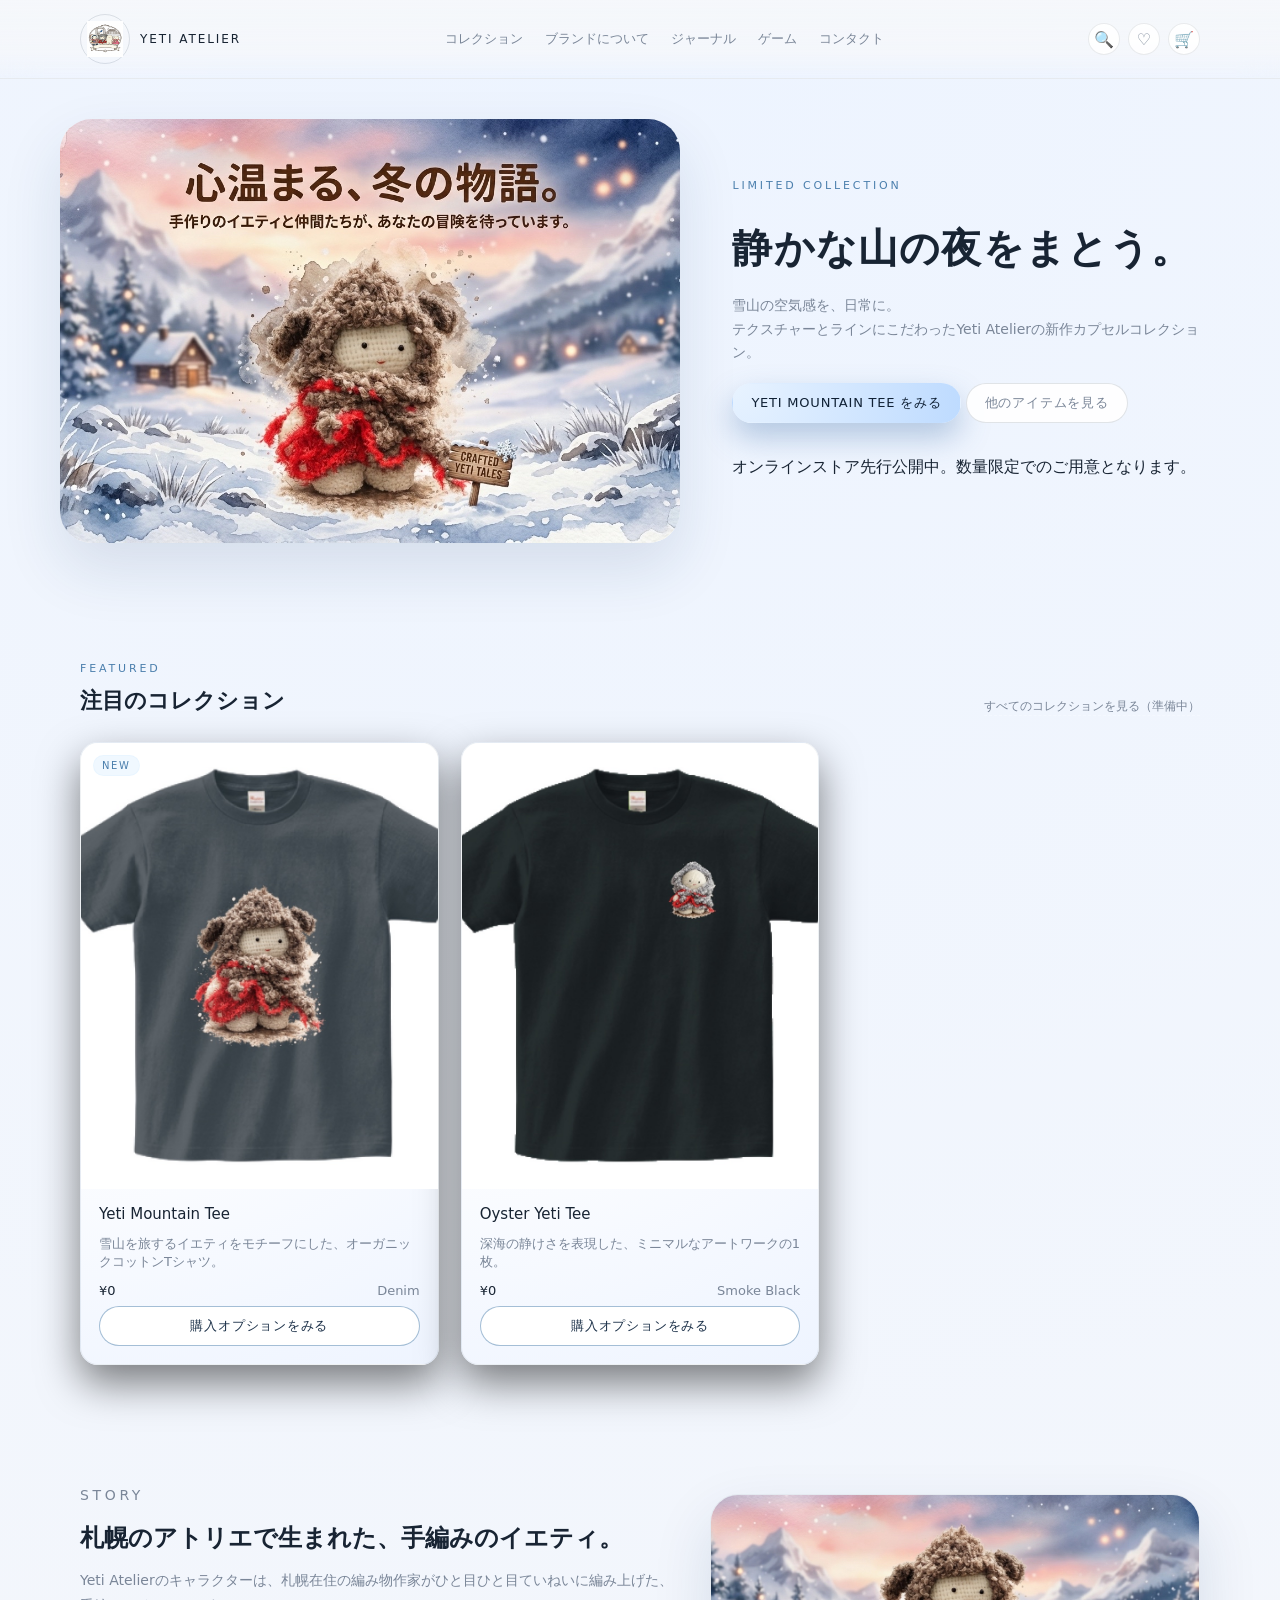
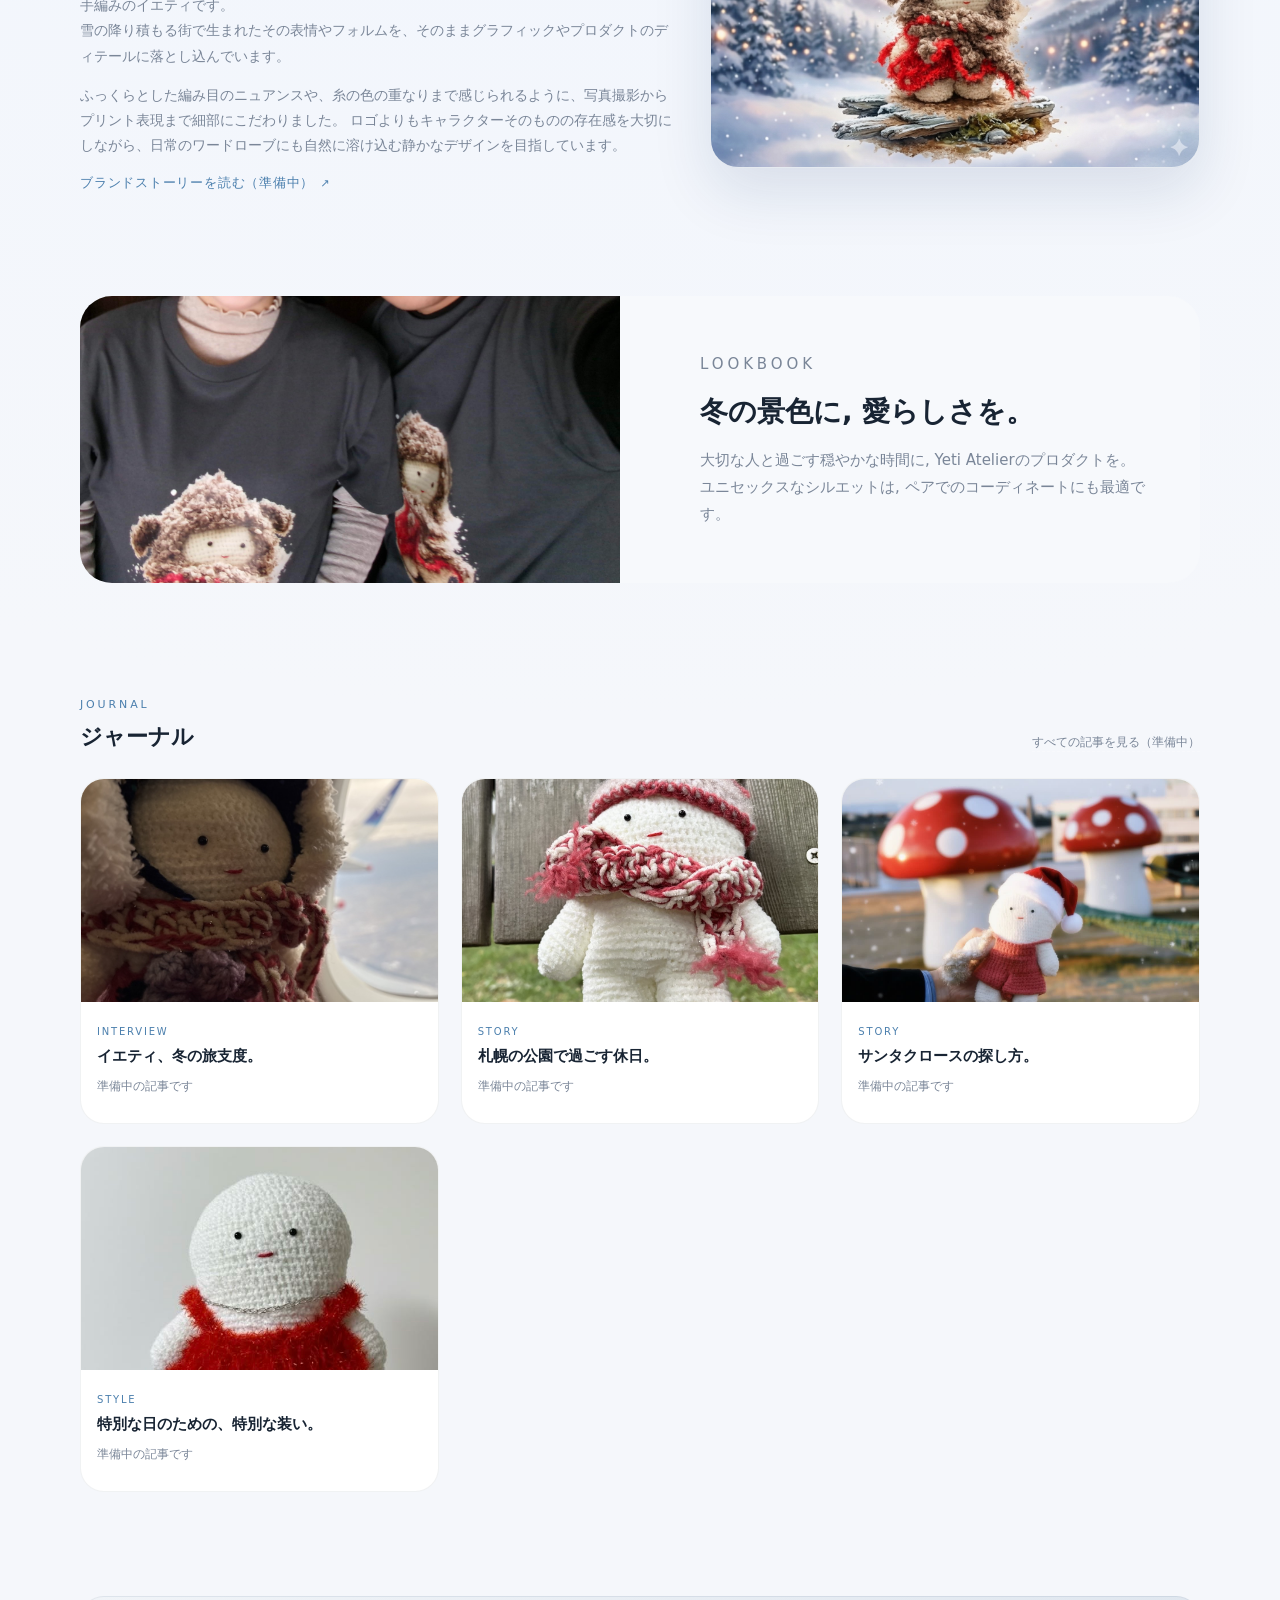
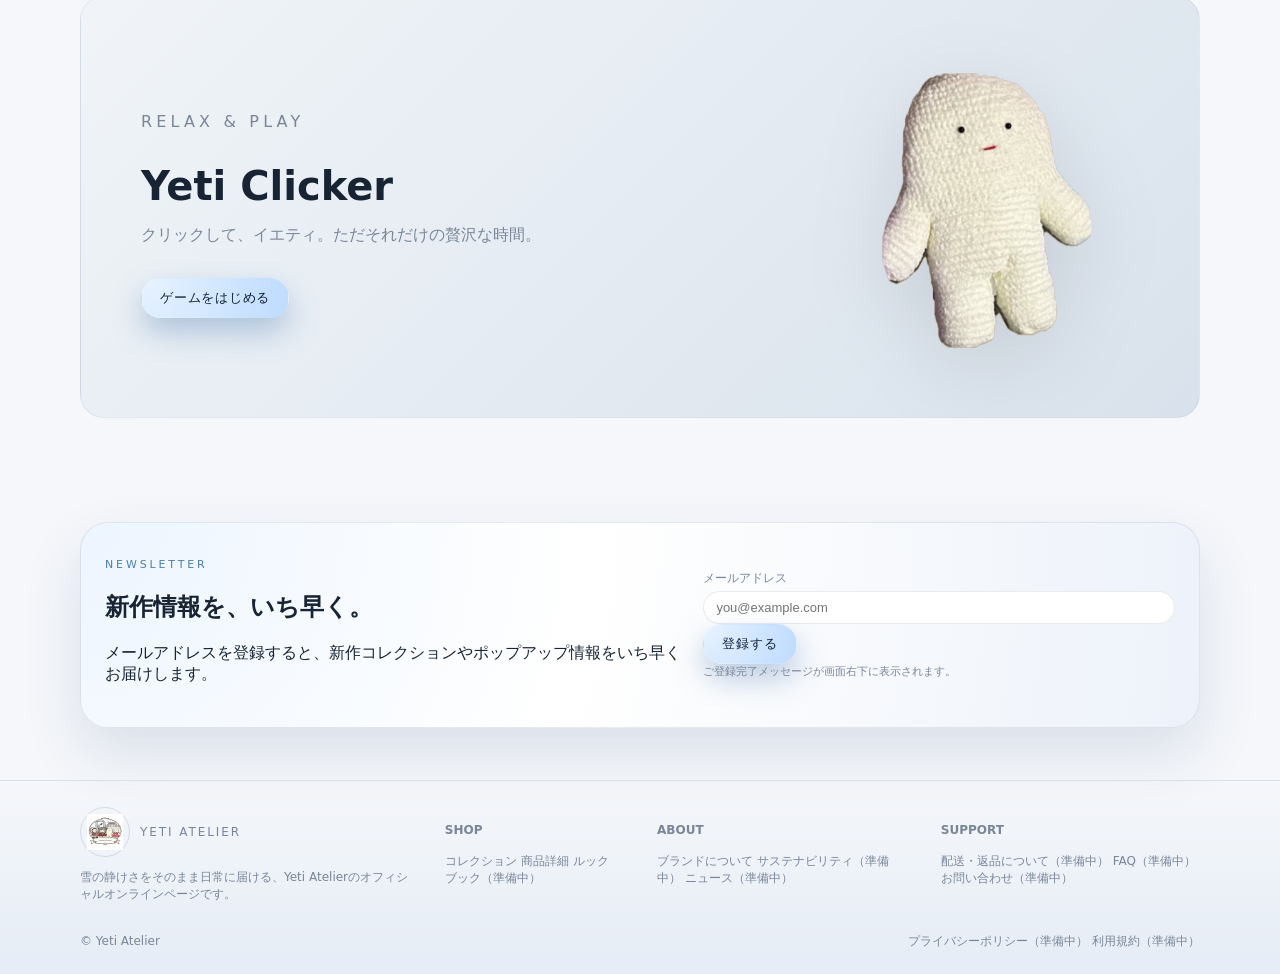
<file: index.html>
<!DOCTYPE html>
<html lang="ja">

<head>
  <meta charset="UTF-8" />
  <meta name="viewport" content="width=device-width, initial-scale=1.0" />
  <title>Yeti Atelier | ハイエンドライフスタイルEC</title>
  <meta name="description" content="Yeti Atelierは、雪の空気感をまとうライフスタイルブランド。こだわりのプロダクトを、美しい写真と共にお届けします。" />
  <link rel="stylesheet" href="./styles.css" />
</head>

<body>
  <header class="site-header">
    <div class="container header-inner">
      <a href="./index.html" class="logo">
        <span class="logo-mark">
          <img src="./img/yeti_allstar_icon.png" alt="Yeti Atelier" class="logo-icon" />
        </span>
        <span class="logo-text">Yeti Atelier</span>
      </a>
      <nav class="nav-primary" aria-label="メインナビゲーション">
        <a href="#collections">コレクション</a>
        <a href="#about">ブランドについて</a>
        <a href="#journal">ジャーナル</a>
        <a href="./game.html">ゲーム</a>
        <a href="#contact" aria-disabled="true" class="nav-disabled" title="現在準備中です">コンタクト</a>
      </nav>
      <div class="header-actions">
        <button class="icon-button" type="button" aria-label="検索（準備中）">
          <span class="icon">🔍</span>
        </button>
        <button class="icon-button" type="button" aria-label="お気に入り（準備中）">
          <span class="icon">♡</span>
        </button>
        <button class="icon-button" type="button" aria-label="カート（準備中）">
          <span class="icon">🛒</span>
        </button>
      </div>
      <button class="nav-toggle" type="button" aria-label="ナビゲーションを開く">
        <span></span><span></span>
      </button>
    </div>
  </header>

  <main>
    <!-- HERO -->
    <section class="hero">
      <div class="hero-media">
        <div class="hero-slider">
          <div class="hero-slide is-active">
            <img src="./img/dog_yeti_hero.png" alt="Yeti Mountain Teeのビジュアル" loading="lazy" />
          </div>
          <div class="hero-slide">
            <img src="./img/oyster_yeti_hero.png" alt="Oyster Yeti Teeのビジュアル" loading="lazy" />
          </div>
        </div>
        <div class="hero-slider-dots" aria-hidden="true">
          <button class="hero-dot is-active" type="button" data-hero-index="0"></button>
          <button class="hero-dot" type="button" data-hero-index="1"></button>
        </div>
      </div>
      <div class="hero-content container">
        <p class="eyebrow">LIMITED COLLECTION</p>
        <h1>静かな山の夜をまとう。</h1>
        <p class="hero-lead">
          雪山の空気感を、日常に。<br />
          テクスチャーとラインにこだわったYeti Atelierの新作カプセルコレクション。
        </p>
        <div class="hero-actions">
          <a href="./product.html" class="btn btn-primary">Yeti Mountain Tee をみる</a>
          <button class="btn btn-ghost" type="button" data-scroll-to="#collections">他のアイテムを見る</button>
        </div>
        <p class="hero-note">オンラインストア先行公開中。数量限定でのご用意となります。</p>
      </div>
    </section>

    <!-- FEATURED COLLECTIONS -->
    <section id="collections" class="section section-featured">
      <div class="container section-header">
        <div>
          <p class="eyebrow">FEATURED</p>
          <h2>注目のコレクション</h2>
        </div>
        <a href="#" class="link-muted" aria-disabled="true">すべてのコレクションを見る（準備中）</a>
      </div>
      <div class="container grid grid-3">
        <!-- Card 1 (dog) -->
        <article class="product-card">
          <a href="./product.html" class="product-media">
            <img src="./img/dog_yeti_tshirt-front.png" alt="Yeti Mountain Tee - Front" loading="lazy" />
            <span class="tag tag-new">NEW</span>
          </a>
          <div class="product-body">
            <a href="./product.html" class="product-title">Yeti Mountain Tee</a>
            <p class="product-desc">雪山を旅するイエティをモチーフにした、オーガニックコットンTシャツ。</p>
            <div class="product-meta">
              <span class="product-price">¥0</span>
              <span class="product-color">Denim</span>
            </div>
            <button type="button" class="btn btn-outline btn-full" data-open-cta-modal>購入オプションをみる</button>
          </div>
        </article>

        <!-- Card 2 (oyster) -->
        <article class="product-card">
          <a href="./product-oyster.html" class="product-media">
            <img src="./img/oyster_yeti_tshirt-front.png" alt="Oyster Yeti Tee - Front" loading="lazy" />
          </a>
          <div class="product-body">
            <a href="./product-oyster.html" class="product-title">Oyster Yeti Tee</a>
            <p class="product-desc">深海の静けさを表現した、ミニマルなアートワークの1枚。</p>
            <div class="product-meta">
              <span class="product-price">¥0</span>
              <span class="product-color">Smoke Black</span>
            </div>
            <button type="button" class="btn btn-outline btn-full" data-open-cta-modal>購入オプションをみる</button>
          </div>
        </article>
      </div>
    </section>

    <!-- STORY / ABOUT -->
    <section id="about" class="section section-about">
      <div class="container about-grid">
        <div class="about-copy">
          <p class="eyebrow">STORY</p>
          <h2>札幌のアトリエで生まれた、手編みのイエティ。</h2>
          <p>
            Yeti Atelierのキャラクターは、札幌在住の編み物作家がひと目ひと目ていねいに編み上げた、手編みのイエティです。<br />
            雪の降り積もる街で生まれたその表情やフォルムを、そのままグラフィックやプロダクトのディテールに落とし込んでいます。
          </p>
          <p>
            ふっくらとした編み目のニュアンスや、糸の色の重なりまで感じられるように、写真撮影からプリント表現まで細部にこだわりました。
            ロゴよりもキャラクターそのものの存在感を大切にしながら、日常のワードローブにも自然に溶け込む静かなデザインを目指しています。
          </p>
          <a href="#" class="btn-text" aria-disabled="true">ブランドストーリーを読む（準備中）</a>
        </div>
        <div class="about-media">
          <img src="./img/IMG_9409.png" alt="Yeti Atelierのムードイメージ" loading="lazy" />
        </div>
      </div>
    </section>

    <!-- LOOKBOOK / FEATURE -->
    <section class="section section-lookbook">
      <div class="container lookbook-grid">
        <div class="lookbook-media">
          <img src="./img/dog_yeti_couple_feature.png" alt="Dog Yeti Couple Feature" loading="lazy" />
        </div>
        <div class="lookbook-content">
          <p class="eyebrow">LOOKBOOK</p>
          <h2>冬の景色に, 愛らしさを。</h2>
          <p>
            大切な人と過ごす穏やかな時間に, Yeti Atelierのプロダクトを。<br />
            ユニセックスなシルエットは, ペアでのコーディネートにも最適です。
          </p>
        </div>
      </div>
    </section>

    <!-- JOURNAL -->
    <section id="journal" class="section section-journal">
      <div class="container section-header">
        <div>
          <p class="eyebrow">JOURNAL</p>
          <h2>ジャーナル</h2>
        </div>
        <a href="#" class="link-muted" aria-disabled="true">すべての記事を見る（準備中）</a>
      </div>
      <div class="container grid grid-3">
        <article class="journal-card">
          <a href="#" aria-disabled="true">
            <img src="./img/yeti_news-image_airplane.png" alt="空港でのイエティ" loading="lazy" />
            <div class="journal-body">
              <p class="journal-tag">INTERVIEW</p>
              <h3>イエティ、冬の旅支度。</h3>
              <p class="journal-meta">準備中の記事です</p>
            </div>
          </a>
        </article>
        <article class="journal-card">
          <a href="#" aria-disabled="true">
            <img src="./img/yeti_news-image_park.png" alt="公園でのイエティ" loading="lazy" />
            <div class="journal-body">
              <p class="journal-tag">STORY</p>
              <h3>札幌の公園で過ごす休日。</h3>
              <p class="journal-meta">準備中の記事です</p>
            </div>
          </a>
        </article>
        <!-- New Santa Article -->
        <article class="journal-card">
          <a href="#" aria-disabled="true">
            <img src="./img/yeti_news-image_santa.jpg" alt="サンタの格好をしたイエティ" loading="lazy" />
            <div class="journal-body">
              <p class="journal-tag">STORY</p>
              <h3>サンタクロースの探し方。</h3>
              <p class="journal-meta">準備中の記事です</p>
            </div>
          </a>
        </article>
        <!-- New Dress Article -->
        <article class="journal-card">
          <a href="#" aria-disabled="true">
            <img src="./img/yeti_news-image_more.jpg" alt="ドレスを着たイエティ" loading="lazy" />
            <div class="journal-body">
              <p class="journal-tag">STYLE</p>
              <h3>特別な日のための、特別な装い。</h3>
              <p class="journal-meta">準備中の記事です</p>
            </div>
          </a>
        </article>
      </div>
    </section>

    <!-- GAME BANNER -->
    <section class="section section-game-banner">
      <div class="container">
        <a href="./game.html" class="game-banner-card">
          <div class="game-banner-content">
            <p class="eyebrow">RELAX & PLAY</p>
            <h2>Yeti Clicker</h2>
            <p>クリックして、イエティ。ただそれだけの贅沢な時間。</p>
            <span class="btn btn-primary">ゲームをはじめる</span>
          </div>
          <div class="game-banner-media">
            <img src="./img/for_game_yeti.png" alt="Game Yeti" loading="lazy" />
          </div>
        </a>
      </div>
    </section>

    <!-- NEWSLETTER / CTA -->
    <section id="contact" class="section section-cta">
      <div class="container cta-inner">
        <div class="cta-copy">
          <p class="eyebrow">NEWSLETTER</p>
          <h2>新作情報を、いち早く。</h2>
          <p>メールアドレスを登録すると、新作コレクションやポップアップ情報をいち早くお届けします。</p>
        </div>
        <form class="cta-form" onsubmit="return false;">
          <label class="field">
            <span class="field-label">メールアドレス</span>
            <input type="email" placeholder="you@example.com" required />
          </label>
          <button type="submit" class="btn btn-primary">登録する</button>
          <p class="field-note">ご登録完了メッセージが画面右下に表示されます。</p>
        </form>
      </div>
    </section>
  </main>

  <footer class="site-footer">
    <div class="container footer-top">
      <div>
        <div class="logo footer-logo">
          <span class="logo-mark">
            <img src="./img/yeti_allstar_icon.png" alt="Yeti Atelier" class="logo-icon" />
          </span>
          <span class="logo-text">Yeti Atelier</span>
        </div>
        <p class="footer-copy">雪の静けさをそのまま日常に届ける、Yeti Atelierのオフィシャルオンラインページです。</p>
      </div>
      <div class="footer-columns">
        <div class="footer-col">
          <h4>SHOP</h4>
          <a href="#collections">コレクション</a>
          <a href="./product.html">商品詳細</a>
          <span class="footer-link-disabled">ルックブック（準備中）</span>
        </div>
        <div class="footer-col">
          <h4>ABOUT</h4>
          <a href="#about">ブランドについて</a>
          <span class="footer-link-disabled">サステナビリティ（準備中）</span>
          <span class="footer-link-disabled">ニュース（準備中）</span>
        </div>
        <div class="footer-col">
          <h4>SUPPORT</h4>
          <span class="footer-link-disabled">配送・返品について（準備中）</span>
          <span class="footer-link-disabled">FAQ（準備中）</span>
          <span class="footer-link-disabled">お問い合わせ（準備中）</span>
        </div>
      </div>
    </div>
    <div class="container footer-bottom">
      <span>© Yeti Atelier</span>
      <div class="footer-bottom-links">
        <span class="footer-link-disabled">プライバシーポリシー（準備中）</span>
        <span class="footer-link-disabled">利用規約（準備中）</span>
      </div>
    </div>
  </footer>

  <div class="toast" role="status" aria-live="polite" aria-hidden="true">
    <p></p>
  </div>

  <div class="modal-backdrop" data-cta-modal aria-hidden="true">
    <div class="modal">
      <button class="modal-close" type="button" aria-label="閉じる">×</button>
      <div class="modal-body">
        <p class="eyebrow">ONLINE STORE</p>
        <h2>オンラインストアのご利用について</h2>
        <p>現在オンラインストアは一部機能のみ先行公開中です。カート追加はイメージ確認用となります。</p>
        <button class="btn btn-primary modal-ok" type="button">閉じる</button>
      </div>
    </div>
  </div>

  <script src="./main.js"></script>
</body>

</html>
</file>
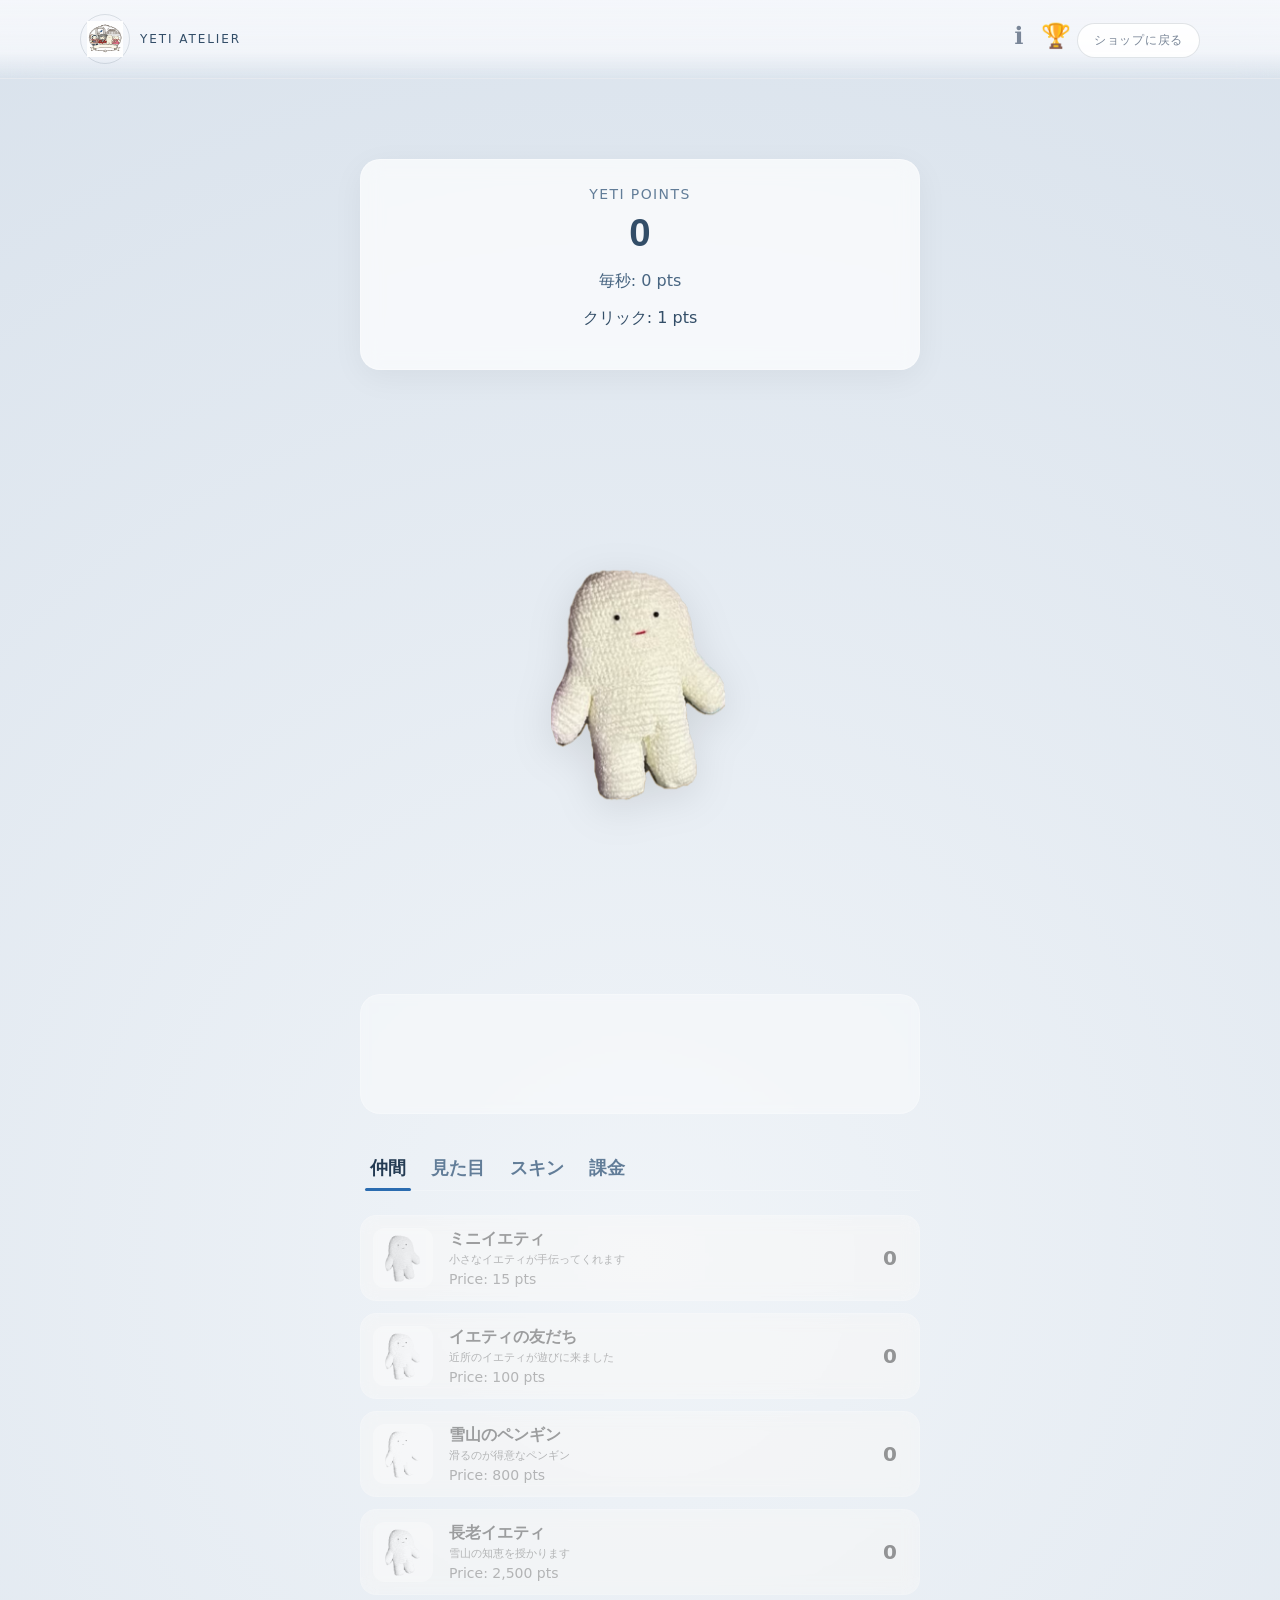
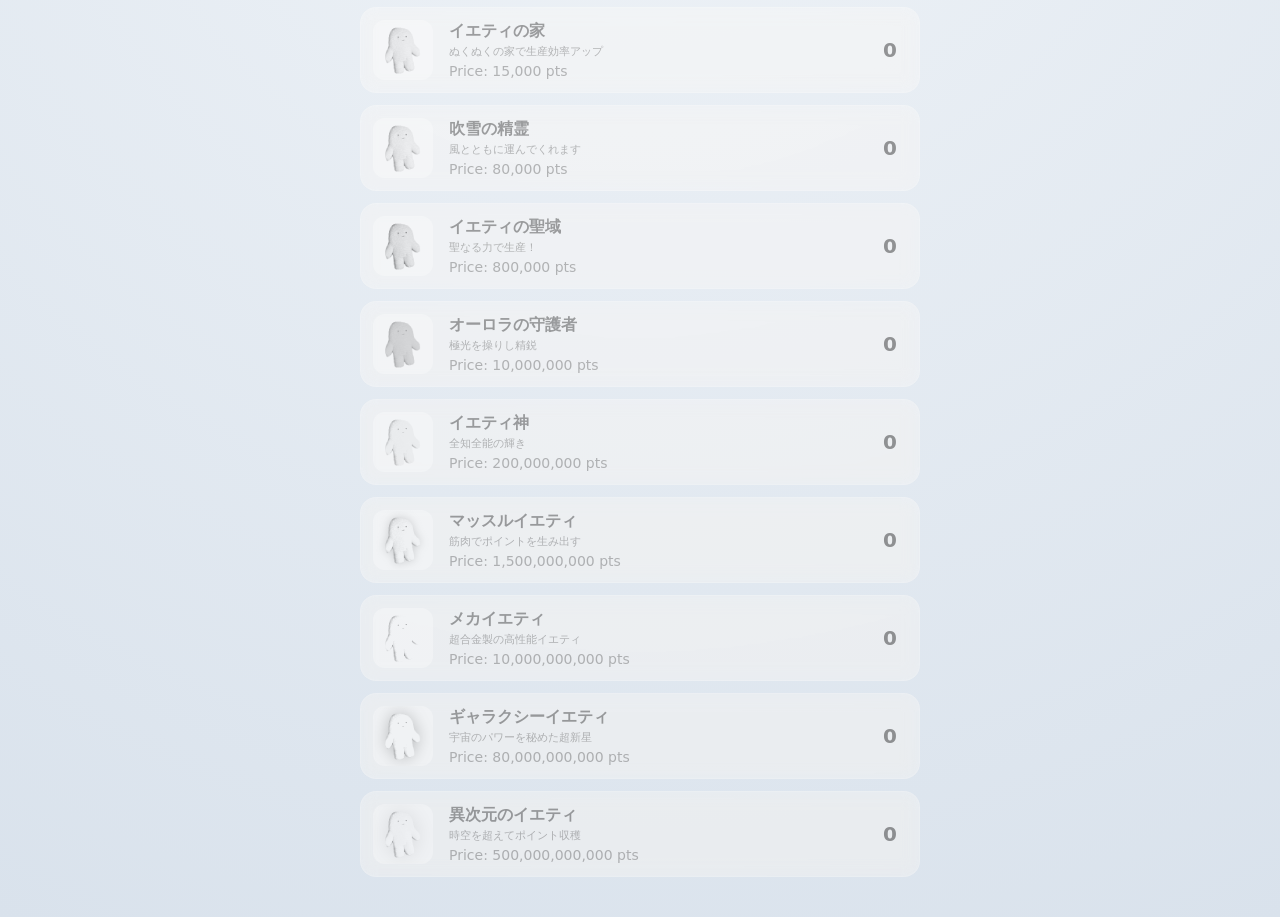
<file: game.html>
<!DOCTYPE html>
<html lang="ja">

<head>
  <meta charset="UTF-8" />
  <meta name="viewport" content="width=device-width, initial-scale=1.0" />
  <title>Yeti Clicker | Yeti Atelier</title>
  <link rel="stylesheet" href="./styles.css" />
  <link rel="stylesheet" href="./css/game.css" />
</head>

<body class="game-body">
  <header class="site-header">
    <div class="container header-inner">
      <a href="./index.html" class="logo">
        <span class="logo-mark">
          <img src="./img/yeti_allstar_icon.png" alt="Yeti Atelier" class="logo-icon" />
        </span>
        <span class="logo-text">Yeti Atelier</span>
      </a>
      <div class="header-right">
        <button id="help-btn" class="icon-button" title="遊び方">ℹ️</button>
        <button id="achievement-btn" class="icon-button" title="実績">🏆</button>
        <a href="./index.html" class="btn btn-ghost btn-sm">ショップに戻る</a>
      </div>
    </div>
  </header>

  <!-- Achievement Notification -->
  <div id="notification-container" class="notification-container"></div>

  <!-- Achievement/Rebirth Panel (Modal-like) -->
  <div id="achievement-panel" class="achievement-panel" aria-hidden="true">
    <div class="panel-header">
      <div class="tabs">
        <button class="tab-btn" data-tab="guide">ガイド</button>
        <button class="tab-btn active" data-tab="achievements">実績</button>
        <button class="tab-btn" data-tab="rebirth">転生</button>
        <button class="tab-btn" data-tab="transfer">引継ぎ</button>
      </div>
      <button id="panel-close" class="close-btn">×</button>
    </div>

    <div id="guide-content" class="tab-content">
      <div class="guide-section">
        <div class="guide-item">
          <div class="guide-icon-small">🖱️</div>
          <div class="guide-text">
            <h4>タップで集める</h4>
            <p>中央のイエティをタップしてポイント(pts)を獲得しましょう。</p>
          </div>
        </div>
        <div class="guide-item">
          <div class="guide-icon-small">🏘️</div>
          <div class="guide-text">
            <h4>仲間に任せる</h4>
            <p>ショップで仲間を雇うと、自動でポイントを生み出してくれます。</p>
          </div>
        </div>
        <div class="guide-item">
          <div class="guide-icon-small">✨</div>
          <div class="guide-text">
            <h4>黄金イエティ</h4>
            <p>稀に現れる黄金のイエティをタップすると、<b>フィーバーモード</b>突入！生産力が爆上がりします。</p>
          </div>
        </div>
        <div class="guide-item">
          <div class="guide-icon-small">❄️</div>
          <div class="guide-text">
            <h4>転生でさらなる高みへ</h4>
            <p>ポイントが貯まったら「転生」して雪の結晶を獲得しましょう。1つの結晶で生産力が<b>+20%</b>もアップします。</p>
          </div>
        </div>
        <div class="guide-item">
          <div class="guide-icon-small">👕</div>
          <div class="guide-text">
            <h4>スキンで着せ替え</h4>
            <p>「スキン」タブでは、仲間にしたイエティの姿を借りることができます。気分に合わせて変えてみましょう。</p>
          </div>
        </div>
        <div class="guide-item">
          <div class="guide-icon-small">💰</div>
          <div class="guide-text">
            <h4>課金アイテム</h4>
            <p>「課金」タブでは、特別なアイテムを購入できます。ptsで買えるものや、円で買えるものがあります。</p>
          </div>
        </div>
      </div>
    </div>

    <div id="achievements-content" class="tab-content active">
      <div id="achievement-list" class="achievement-list">
        <!-- Achievements will be listed here -->
      </div>
    </div>

    <div id="rebirth-content" class="tab-content">
      <div class="rebirth-section">
        <div class="rebirth-info">
          <span class="snowflake-icon">❄️</span>
          <div class="snowflake-text">
            <p>雪の結晶: <span id="snowflake-count">0</span>個</p>
            <small>生産ボーナス: +<span id="snowflake-bonus">0</span>%</small>
          </div>
        </div>
        <p class="rebirth-preview">転生で獲得: <span id="pending-snowflakes">0</span>個</p>
        <button id="rebirth-btn" class="btn btn-outline btn-full">転生して結晶を受け取る</button>
      </div>
    </div>

    <div id="transfer-content" class="tab-content">
      <div class="transfer-section">
        <div class="transfer-box">
          <h3>📜 復活の呪文</h3>
          <p>パスワード（呪文）を使って、他のブラウザや端末にデータを引き継ぐことができます。</p>
          
          <div class="transfer-group">
            <label>現在の進行状況を呪文にする:</label>
            <div class="input-with-btn">
              <input type="text" id="export-code" readonly placeholder="ボタンを押して発行">
              <button id="export-btn" class="btn btn-primary btn-sm">発行</button>
            </div>
            <small>※この文字列をコピーして大切に保管してください。</small>
          </div>

          <div class="transfer-divider"></div>

          <div class="transfer-group">
            <label>呪文を唱えて再開する:</label>
            <div class="input-with-btn">
              <input type="text" id="import-code" placeholder="ここに呪文を貼り付け">
              <button id="import-btn" class="btn btn-outline btn-sm">再開</button>
            </div>
          </div>
        </div>
        
        <div class="reset-mini-section">
          <p>初期状態に戻したい場合はこちら：</p>
          <button id="full-reset-btn" class="btn btn-ghost btn-sm">データを初期化する</button>
        </div>
      </div>
    </div>
  </div>

  <!-- Rebirth Confirmation Modal -->
  <div id="rebirth-confirm-modal" class="achievement-panel confirm-modal" aria-hidden="true">
    <div class="panel-header">
      <h2>転生の儀式</h2>
    </div>
    <div class="confirm-body">
      <div class="confirm-icon">☄️</div>
      <p>本当に転生しますか？</p>
      <div class="confirm-details">
        <p>現在のスコアと仲間がリセットされます。</p>
        <div class="reward-highlight">獲得する結晶: <span id="modal-pending-snowflakes">0</span>個</div>
      </div>
      <div class="confirm-actions">
        <button id="rebirth-cancel" class="btn btn-ghost">やめる</button>
        <button id="rebirth-confirm" class="btn btn-primary">転生する</button>
      </div>
    </div>
  </div>

  <main class="game-container">
    <section class="score-section">
      <div class="score-display">
        <span class="score-label">Yeti Points</span>
        <h1 id="score">0</h1>
        <p class="per-second">毎秒: <span id="pps">0</span> pts</p>
        <p class="per-click">クリック: <span id="ppc">1</span> pts</p>
      </div>
    </section>

    <section class="click-section">
      <div id="click-area" class="click-area">
        <img src="./img/for_game_yeti.png" alt="Yeti" id="yeti-clicker" class="yeti-image" />
      </div>
    </section>

    <!-- Visual Area for Allies -->
    <section class="visual-section">
      <div id="ally-container" class="ally-container">
        <!-- Allies will be rendered here -->
      </div>
    </section>

    <section class="upgrade-section">
      <div class="section-header-tabs">
        <button class="main-tab-btn active" data-main-tab="upgrades">仲間</button>
        <button class="main-tab-btn" data-main-tab="visuals_main">見た目</button>
        <button class="main-tab-btn" data-main-tab="visuals_selection">スキン</button>
        <button class="main-tab-btn" data-main-tab="billing">課金</button>
      </div>
      
      <div id="upgrades-main-content" class="main-tab-content active">
        <div id="upgrade-list" class="upgrade-list">
          <!-- Upgrades will be populated by JS -->
        </div>
      </div>

      <div id="visuals_main-main-content" class="main-tab-content">
        <div id="visual-list" class="upgrade-list">
          <!-- Visual items will be populated by JS -->
        </div>
      </div>

      <div id="visuals_selection-main-content" class="main-tab-content">
        <div id="skin-list" class="upgrade-list">
          <!-- Skin options will be populated by JS -->
        </div>
      </div>

      <div id="billing-main-content" class="main-tab-content">
        <div id="billing-list" class="upgrade-list">
          <!-- Billing items will be populated by JS -->
        </div>
      </div>
    </section>
  </main>

  <script src="./game.js"></script>
</body>

</html>
</file>
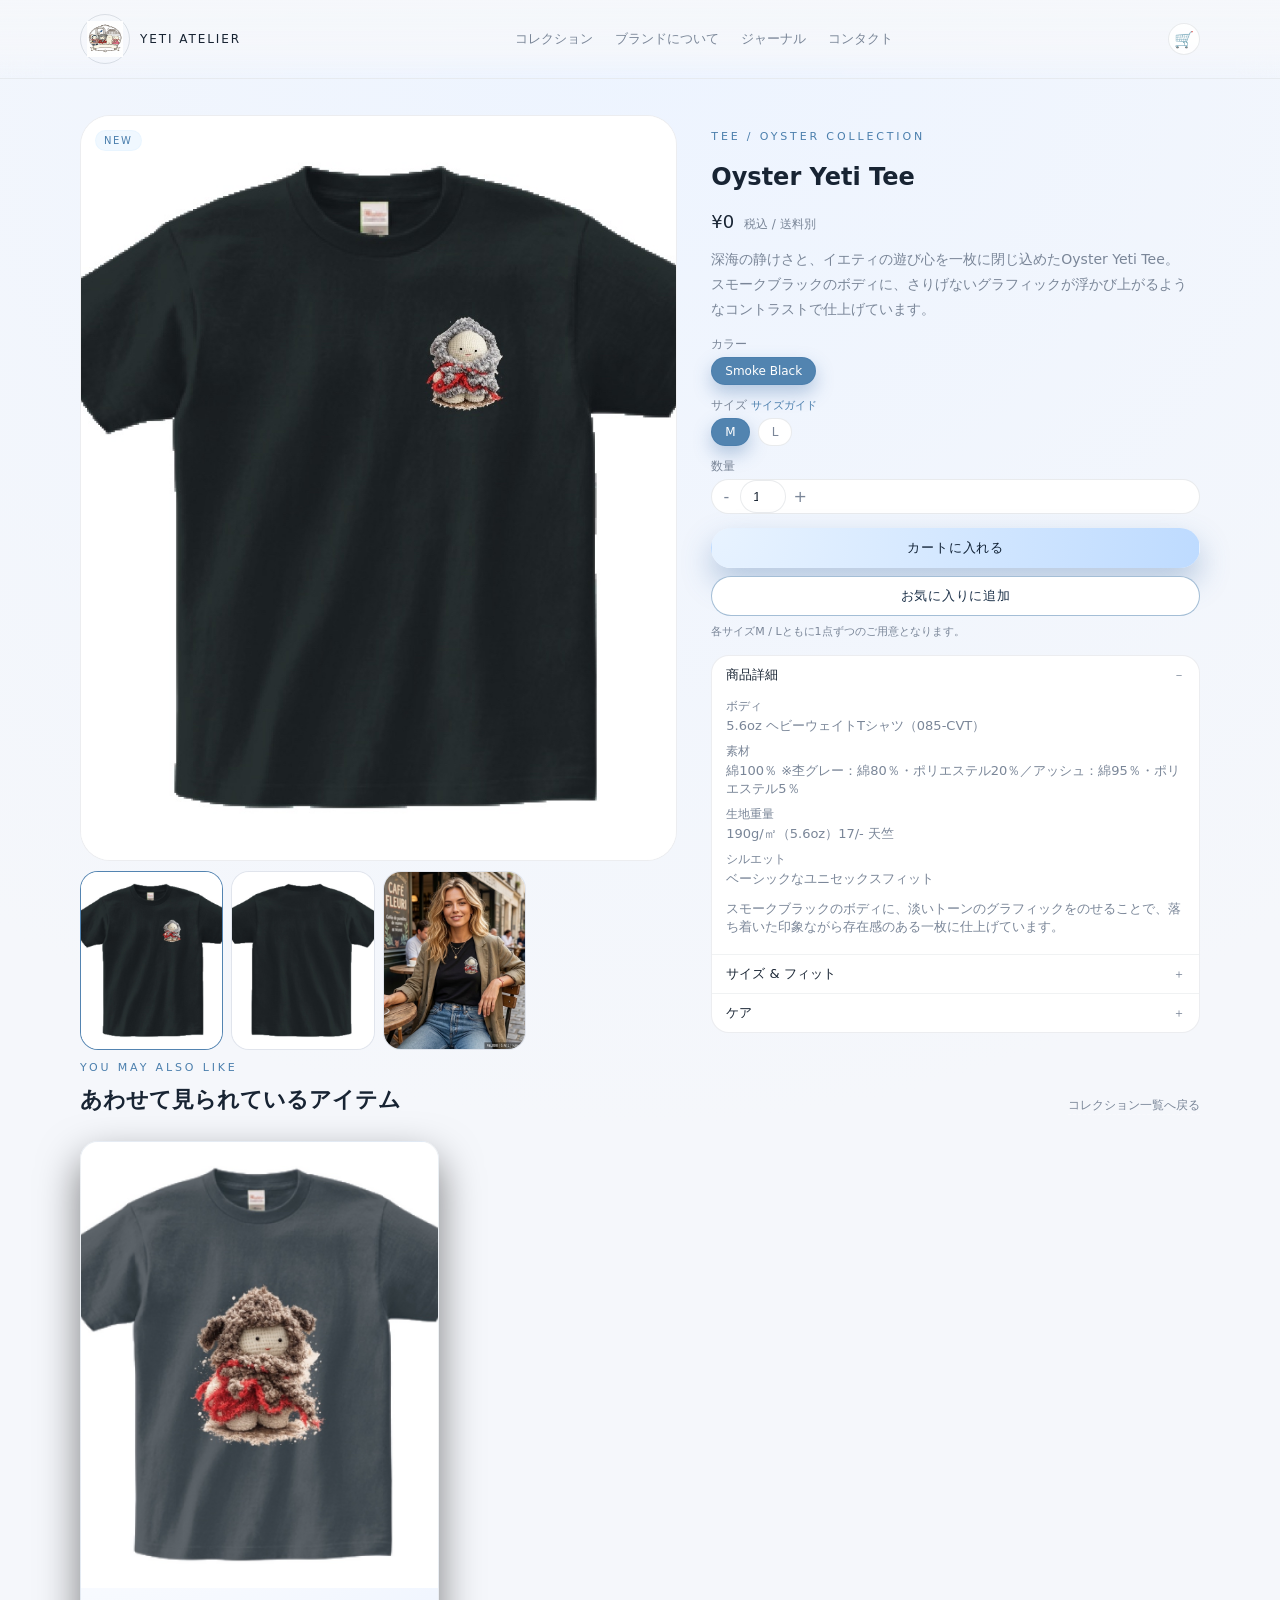
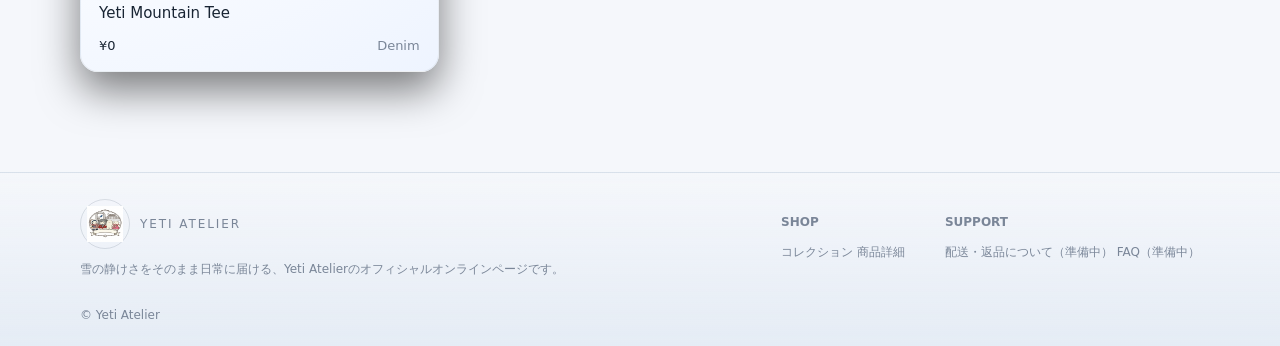
<file: product-oyster.html>
<!DOCTYPE html>
<html lang="ja">
<head>
  <meta charset="UTF-8" />
  <meta name="viewport" content="width=device-width, initial-scale=1.0" />
  <title>Oyster Yeti Tee | Yeti Atelier</title>
  <meta name="description" content="Yeti AtelierのOyster Yeti Teeの商品詳細ページ。" />
  <link rel="stylesheet" href="./styles.css" />
</head>
<body class="product-page">
  <header class="site-header">
    <div class="container header-inner">
      <a href="./index.html" class="logo">
        <span class="logo-mark">
          <img src="./img/yeti_allstar_icon.png" alt="Yeti Atelier" class="logo-icon" />
        </span>
        <span class="logo-text">Yeti Atelier</span>
      </a>
      <nav class="nav-primary" aria-label="メインナビゲーション">
        <a href="./index.html#collections">コレクション</a>
        <a href="./index.html#about">ブランドについて</a>
        <a href="./index.html#journal">ジャーナル</a>
        <a href="./index.html#contact" aria-disabled="true" class="nav-disabled">コンタクト</a>
      </nav>
      <div class="header-actions">
        <button class="icon-button" type="button" aria-label="カート（準備中）">
          <span class="icon">🛒</span>
        </button>
      </div>
      <button class="nav-toggle" type="button" aria-label="ナビゲーションを開く">
        <span></span><span></span>
      </button>
    </div>
  </header>

  <main class="product-main">
    <div class="container product-layout">
      <div class="product-gallery">
        <div class="product-gallery-main">
          <img id="product-main-image" src="./img/oyster_yeti_tshirt-front.png" alt="Oyster Yeti Tee フロント" />
          <span class="tag tag-new gallery-tag">NEW</span>
        </div>
        <div class="product-gallery-thumbs">
          <button class="thumb is-active" type="button" data-image="./img/oyster_yeti_tshirt-front.png" aria-label="フロントを表示">
            <img src="./img/oyster_yeti_tshirt-front.png" alt="Oyster Yeti Tee フロント" />
          </button>
          <button class="thumb" type="button" data-image="./img/oyster_yeti_tshirt-back.png" aria-label="バックを表示">
            <img src="./img/oyster_yeti_tshirt-back.png" alt="Oyster Yeti Tee バック" />
          </button>
          <button class="thumb" type="button" data-image="./img/oyster_yeti_tshirt-model.png" aria-label="モデル着用画像を表示">
            <img src="./img/oyster_yeti_tshirt-model.png" alt="Oyster Yeti Tee モデル着用" />
          </button>
        </div>
      </div>

      <section class="product-details" aria-labelledby="product-title">
        <p class="eyebrow">TEE / OYSTER COLLECTION</p>
        <h1 id="product-title">Oyster Yeti Tee</h1>
        <p class="product-detail-price">¥0 <span>税込 / 送料別</span></p>

        <p class="product-detail-lead">
          深海の静けさと、イエティの遊び心を一枚に閉じ込めたOyster Yeti Tee。<br />
          スモークブラックのボディに、さりげないグラフィックが浮かび上がるようなコントラストで仕上げています。
        </p>

        <div class="product-options">
          <div class="field">
            <span class="field-label">カラー</span>
            <div class="chip-group" role="radiogroup" aria-label="カラーを選択">
              <button class="chip is-selected" type="button" role="radio" aria-checked="true">Smoke Black</button>
            </div>
          </div>

          <div class="field">
            <span class="field-label field-label-inline">
              サイズ
              <button class="link-small" type="button" data-open-size-modal>サイズガイド</button>
            </span>
            <div class="chip-group" role="radiogroup" aria-label="サイズを選択">
              <button class="chip is-selected" type="button" role="radio" aria-checked="true">M</button>
              <button class="chip" type="button" role="radio" aria-checked="false">L</button>
            </div>
          </div>

          <div class="field">
            <span class="field-label">数量</span>
            <div class="quantity-stepper" aria-label="数量設定">
              <button type="button" class="qty-btn" data-qty-decrease aria-label="数量を減らす">-</button>
              <input type="number" min="1" max="1" value="1" inputmode="numeric" />
              <button type="button" class="qty-btn" data-qty-increase aria-label="数量を増やす">+</button>
            </div>
          </div>
        </div>

        <div class="product-cta">
          <button class="btn btn-primary btn-full" type="button" data-open-cta-modal>カートに入れる</button>
          <button class="btn btn-outline btn-full" type="button" data-open-cta-modal>お気に入りに追加</button>
          <p class="product-cta-note">各サイズM / Lともに1点ずつのご用意となります。</p>
        </div>

        <div class="product-accordion">
          <details open>
            <summary>商品詳細</summary>
            <div class="accordion-body">
              <dl class="spec-list">
                <div class="spec-row">
                  <dt>ボディ</dt>
                  <dd>5.6oz ヘビーウェイトTシャツ（085-CVT）</dd>
                </div>
                <div class="spec-row">
                  <dt>素材</dt>
                  <dd>綿100％ ※杢グレー：綿80％・ポリエステル20％／アッシュ：綿95％・ポリエステル5％</dd>
                </div>
                <div class="spec-row">
                  <dt>生地重量</dt>
                  <dd>190g/㎡（5.6oz）17/- 天竺</dd>
                </div>
                <div class="spec-row">
                  <dt>シルエット</dt>
                  <dd>ベーシックなユニセックスフィット</dd>
                </div>
              </dl>
              <p>スモークブラックのボディに、淡いトーンのグラフィックをのせることで、落ち着いた印象ながら存在感のある一枚に仕上げています。</p>
            </div>
          </details>

          <details>
            <summary>サイズ &amp; フィット</summary>
            <div class="accordion-body">
              <p>身長170cm / 普通体型でMサイズを着用したとき、肩まわりにややゆとりのあるジャストバランスです。</p>
              <p>一枚でも、ジャケットやコートのインナーとしても、シーンを選ばずあわせやすいシルエットです。</p>
            </div>
          </details>

          <details>
            <summary>ケア</summary>
            <div class="accordion-body">
              <ul>
                <li>裏返して洗濯ネットに入れて洗うことで、色味とプリントをより長くお楽しみいただけます。</li>
                <li>漂白剤・蛍光剤入り洗剤のご使用はお控えください。</li>
                <li>タンブラー乾燥は避け、形を整えて陰干ししてください。</li>
              </ul>
            </div>
          </details>
        </div>
      </section>
    </div>

    <section class="section section-related">
      <div class="container section-header">
        <div>
          <p class="eyebrow">YOU MAY ALSO LIKE</p>
          <h2>あわせて見られているアイテム</h2>
        </div>
        <a href="./index.html#collections" class="link-muted">コレクション一覧へ戻る</a>
      </div>
      <div class="container grid grid-3">
        <article class="product-card">
          <a href="./product.html" class="product-media">
            <img src="./img/dog_yeti_tshirt-front.png" alt="Yeti Mountain Tee" loading="lazy" />
          </a>
          <div class="product-body">
            <a href="./product.html" class="product-title">Yeti Mountain Tee</a>
            <div class="product-meta">
              <span class="product-price">¥0</span>
              <span class="product-color">Denim</span>
            </div>
          </div>
        </article>
      </div>
    </section>
  </main>

  <footer class="site-footer">
    <div class="container footer-top">
      <div>
        <div class="logo footer-logo">
          <span class="logo-mark">
            <img src="./img/yeti_allstar_icon.png" alt="Yeti Atelier" class="logo-icon" />
          </span>
          <span class="logo-text">Yeti Atelier</span>
        </div>
        <p class="footer-copy">雪の静けさをそのまま日常に届ける、Yeti Atelierのオフィシャルオンラインページです。</p>
      </div>
      <div class="footer-columns">
        <div class="footer-col">
          <h4>SHOP</h4>
          <a href="./index.html#collections">コレクション</a>
          <a href="./product.html">商品詳細</a>
        </div>
        <div class="footer-col">
          <h4>SUPPORT</h4>
          <span class="footer-link-disabled">配送・返品について（準備中）</span>
          <span class="footer-link-disabled">FAQ（準備中）</span>
        </div>
      </div>
    </div>
    <div class="container footer-bottom">
      <span>© Yeti Atelier</span>
    </div>
  </footer>

  <div class="toast" role="status" aria-live="polite" aria-hidden="true">
    <p></p>
  </div>

  <div class="modal-backdrop" data-cta-modal aria-hidden="true">
    <div class="modal">
      <button class="modal-close" type="button" aria-label="閉じる">×</button>
      <div class="modal-body">
        <p class="eyebrow">ONLINE STORE</p>
        <h2>オンラインストアのご利用について</h2>
        <p>現在オンラインストアは一部機能のみ先行公開中です。カート追加はイメージ確認用となります。</p>
        <button class="btn btn-primary modal-ok" type="button">閉じる</button>
      </div>
    </div>
  </div>

  <div class="modal-backdrop" data-size-modal aria-hidden="true">
    <div class="modal modal-size">
      <button class="modal-close" type="button" aria-label="閉じる">×</button>
      <div class="modal-body">
        <p class="eyebrow">SIZE GUIDE</p>
        <h2>サイズガイド</h2>
        <table class="size-table">
          <thead>
            <tr>
              <th>サイズ</th>
              <th>身丈</th>
              <th>身幅</th>
              <th>肩幅</th>
              <th>袖丈</th>
            </tr>
          </thead>
          <tbody>
            <tr>
              <td>S</td>
              <td>66</td>
              <td>49</td>
              <td>44</td>
              <td>19</td>
            </tr>
            <tr>
              <td>M</td>
              <td>70</td>
              <td>52</td>
              <td>47</td>
              <td>20</td>
            </tr>
            <tr>
              <td>L</td>
              <td>74</td>
              <td>55</td>
              <td>50</td>
              <td>22</td>
            </tr>
            <tr>
              <td>XL</td>
              <td>78</td>
              <td>58</td>
              <td>53</td>
              <td>24</td>
            </tr>
            <tr>
              <td>XXL</td>
              <td>82</td>
              <td>61</td>
              <td>56</td>
              <td>26</td>
            </tr>
            <tr>
              <td>XXXL</td>
              <td>84</td>
              <td>64</td>
              <td>59</td>
              <td>26</td>
            </tr>
          </tbody>
        </table>
        <p class="size-note">各サイズ1〜2cm程度の個体差が生じる場合があります。</p>
        <button class="btn btn-primary modal-ok" type="button">閉じる</button>
      </div>
    </div>
  </div>

  <script src="./main.js"></script>
</body>
</html>
</file>
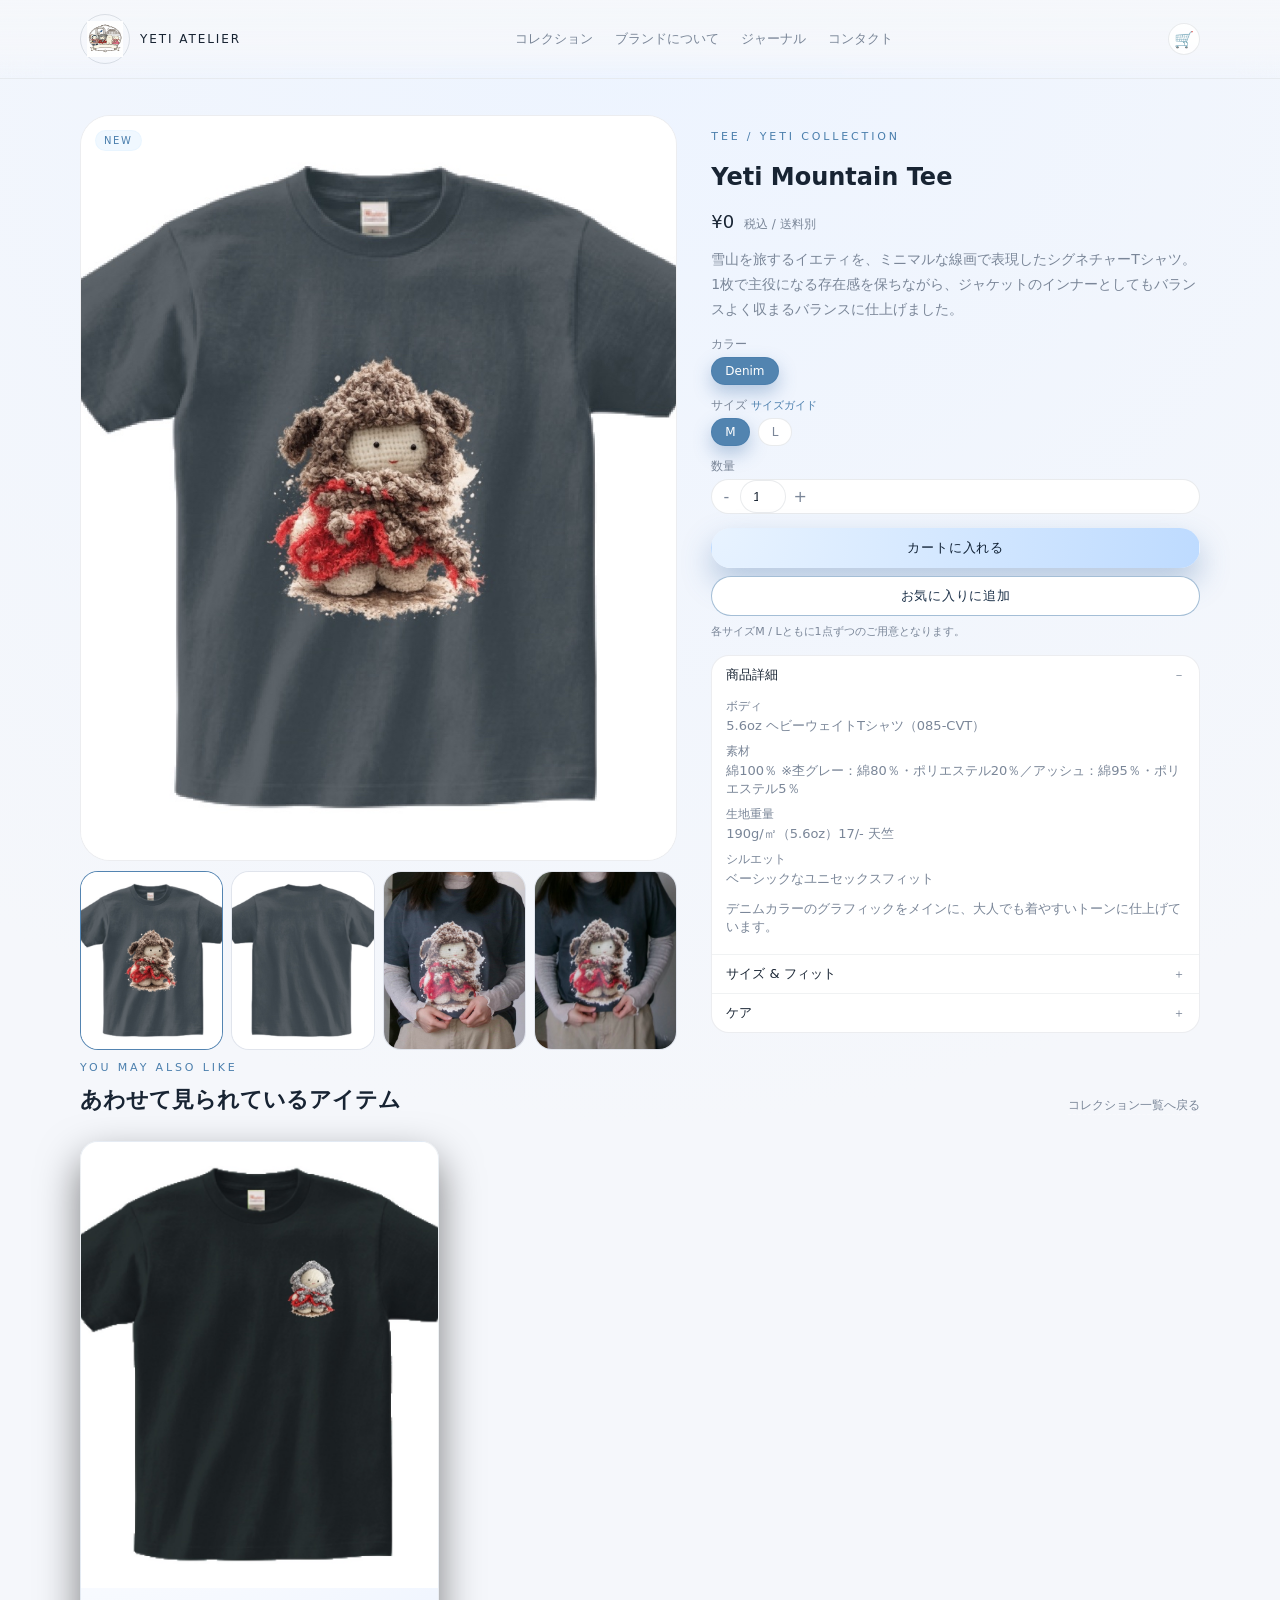
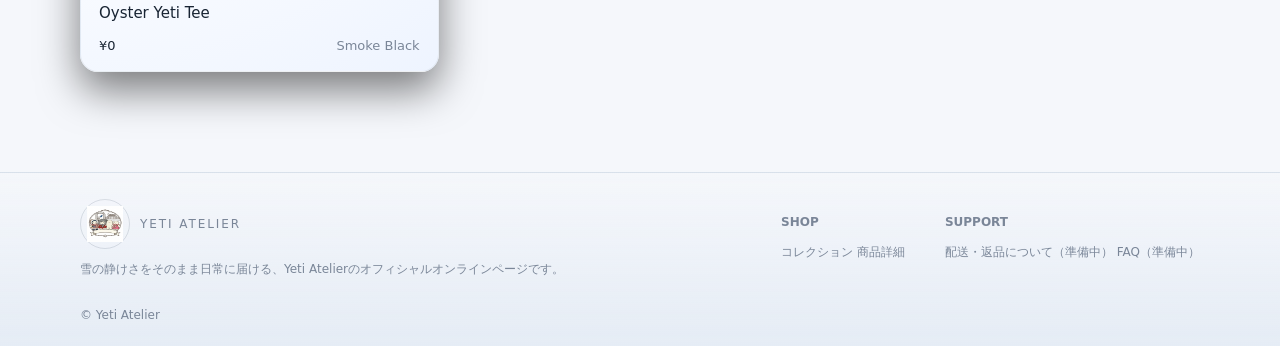
<file: product.html>
<!DOCTYPE html>
<html lang="ja">

<head>
  <meta charset="UTF-8" />
  <meta name="viewport" content="width=device-width, initial-scale=1.0" />
  <title>Yeti Mountain Tee | Yeti Atelier</title>
  <meta name="description" content="Yeti Atelierのシグネチャーアイテム、Yeti Mountain Teeの商品詳細ページ。" />
  <link rel="stylesheet" href="./styles.css" />
</head>

<body class="product-page">
  <header class="site-header">
    <div class="container header-inner">
      <a href="./index.html" class="logo">
        <span class="logo-mark">
          <img src="./img/yeti_allstar_icon.png" alt="Yeti Atelier" class="logo-icon" />
        </span>
        <span class="logo-text">Yeti Atelier</span>
      </a>
      <nav class="nav-primary" aria-label="メインナビゲーション">
        <a href="./index.html#collections">コレクション</a>
        <a href="./index.html#about">ブランドについて</a>
        <a href="./index.html#journal">ジャーナル</a>
        <a href="./index.html#contact" aria-disabled="true" class="nav-disabled">コンタクト</a>
      </nav>
      <div class="header-actions">
        <button class="icon-button" type="button" aria-label="カート（準備中）">
          <span class="icon">🛒</span>
        </button>
      </div>
      <button class="nav-toggle" type="button" aria-label="ナビゲーションを開く">
        <span></span><span></span>
      </button>
    </div>
  </header>

  <main class="product-main">
    <div class="container product-layout">
      <div class="product-gallery">
        <div class="product-gallery-main">
          <img id="product-main-image" src="./img/dog_yeti_tshirt-front.png" alt="Yeti Mountain Tee フロント" />
          <span class="tag tag-new gallery-tag">NEW</span>
        </div>
        <div class="product-gallery-thumbs">
          <button class="thumb is-active" type="button" data-image="./img/dog_yeti_tshirt-front.png"
            aria-label="フロントを表示">
            <img src="./img/dog_yeti_tshirt-front.png" alt="Yeti Mountain Tee フロント" />
          </button>
          <button class="thumb" type="button" data-image="./img/dog_yeti_tshirt-back.png" aria-label="バックを表示">
            <img src="./img/dog_yeti_tshirt-back.png" alt="Yeti Mountain Tee バック" />
          </button>
          <button class="thumb" type="button" data-image="./img/dog_yeti_model_people1.png" aria-label="モデル着用画像2を表示">
            <img src="./img/dog_yeti_model_people1.png" alt="Yeti Mountain Tee モデル着用2" />
          </button>
          <button class="thumb" type="button" data-image="./img/dog_yeti_model_people2.png" aria-label="モデル着用画像3を表示">
            <img src="./img/dog_yeti_model_people2.png" alt="Yeti Mountain Tee モデル着用3" />
          </button>
        </div>
      </div>

      <section class="product-details" aria-labelledby="product-title">
        <p class="eyebrow">TEE / YETI COLLECTION</p>
        <h1 id="product-title">Yeti Mountain Tee</h1>
        <p class="product-detail-price">¥0 <span>税込 / 送料別</span></p>

        <p class="product-detail-lead">
          雪山を旅するイエティを、ミニマルな線画で表現したシグネチャーTシャツ。<br />
          1枚で主役になる存在感を保ちながら、ジャケットのインナーとしてもバランスよく収まるバランスに仕上げました。
        </p>

        <div class="product-options">
          <div class="field">
            <span class="field-label">カラー</span>
            <div class="chip-group" role="radiogroup" aria-label="カラーを選択">
              <button class="chip is-selected" type="button" role="radio" aria-checked="true">Denim</button>
            </div>
          </div>

          <div class="field">
            <span class="field-label field-label-inline">
              サイズ
              <button class="link-small" type="button" data-open-size-modal>サイズガイド</button>
            </span>
            <div class="chip-group" role="radiogroup" aria-label="サイズを選択">
              <button class="chip is-selected" type="button" role="radio" aria-checked="true">M</button>
              <button class="chip" type="button" role="radio" aria-checked="false">L</button>
            </div>
          </div>

          <div class="field">
            <span class="field-label">数量</span>
            <div class="quantity-stepper" aria-label="数量設定">
              <button type="button" class="qty-btn" data-qty-decrease aria-label="数量を減らす">-</button>
              <input type="number" min="1" max="1" value="1" inputmode="numeric" />
              <button type="button" class="qty-btn" data-qty-increase aria-label="数量を増やす">+</button>
            </div>
          </div>
        </div>

        <div class="product-cta">
          <button class="btn btn-primary btn-full" type="button" data-open-cta-modal>カートに入れる</button>
          <button class="btn btn-outline btn-full" type="button" data-open-cta-modal>お気に入りに追加</button>
          <p class="product-cta-note">各サイズM / Lともに1点ずつのご用意となります。</p>
        </div>

        <div class="product-accordion">
          <details open>
            <summary>商品詳細</summary>
            <div class="accordion-body">
              <dl class="spec-list">
                <div class="spec-row">
                  <dt>ボディ</dt>
                  <dd>5.6oz ヘビーウェイトTシャツ（085-CVT）</dd>
                </div>
                <div class="spec-row">
                  <dt>素材</dt>
                  <dd>綿100％ ※杢グレー：綿80％・ポリエステル20％／アッシュ：綿95％・ポリエステル5％</dd>
                </div>
                <div class="spec-row">
                  <dt>生地重量</dt>
                  <dd>190g/㎡（5.6oz）17/- 天竺</dd>
                </div>
                <div class="spec-row">
                  <dt>シルエット</dt>
                  <dd>ベーシックなユニセックスフィット</dd>
                </div>
              </dl>
              <p>デニムカラーのグラフィックをメインに、大人でも着やすいトーンに仕上げています。</p>
            </div>
          </details>

          <details>
            <summary>サイズ &amp; フィット</summary>
            <div class="accordion-body">
              <p>身長170cm / 普通体型でMサイズを着用したとき、程よくゆとりのあるバランスです。</p>
              <p>肩幅を少しだけ広めにとることで、1枚で着ても品よく見えるシルエットに仕上げました。</p>
            </div>
          </details>

          <details>
            <summary>ケア</summary>
            <div class="accordion-body">
              <ul>
                <li>裏返して洗濯ネットに入れるとプリントが長持ちします。</li>
                <li>乾燥機の使用はお控えください。</li>
                <li>アイロンはプリント部分を避けてください。</li>
              </ul>
            </div>
          </details>
        </div>
      </section>
    </div>

    <section class="section section-related">
      <div class="container section-header">
        <div>
          <p class="eyebrow">YOU MAY ALSO LIKE</p>
          <h2>あわせて見られているアイテム</h2>
        </div>
        <a href="./index.html#collections" class="link-muted">コレクション一覧へ戻る</a>
      </div>
      <div class="container grid grid-3">
        <article class="product-card">
          <a href="./product-oyster.html" class="product-media">
            <img src="./img/oyster_yeti_tshirt-front.png" alt="Oyster Yeti Tee" loading="lazy" />
          </a>
          <div class="product-body">
            <a href="./product-oyster.html" class="product-title">Oyster Yeti Tee</a>
            <div class="product-meta">
              <span class="product-price">¥0</span>
              <span class="product-color">Smoke Black</span>
            </div>
          </div>
        </article>
      </div>
    </section>
  </main>

  <footer class="site-footer">
    <div class="container footer-top">
      <div>
        <div class="logo footer-logo">
          <span class="logo-mark">
            <img src="./img/yeti_allstar_icon.png" alt="Yeti Atelier" class="logo-icon" />
          </span>
          <span class="logo-text">Yeti Atelier</span>
        </div>
        <p class="footer-copy">雪の静けさをそのまま日常に届ける、Yeti Atelierのオフィシャルオンラインページです。</p>
      </div>
      <div class="footer-columns">
        <div class="footer-col">
          <h4>SHOP</h4>
          <a href="./index.html#collections">コレクション</a>
          <a href="./product.html">商品詳細</a>
        </div>
        <div class="footer-col">
          <h4>SUPPORT</h4>
          <span class="footer-link-disabled">配送・返品について（準備中）</span>
          <span class="footer-link-disabled">FAQ（準備中）</span>
        </div>
      </div>
    </div>
    <div class="container footer-bottom">
      <span>© Yeti Atelier</span>
    </div>
  </footer>

  <div class="toast" role="status" aria-live="polite" aria-hidden="true">
    <p></p>
  </div>

  <div class="modal-backdrop" data-cta-modal aria-hidden="true">
    <div class="modal">
      <button class="modal-close" type="button" aria-label="閉じる">×</button>
      <div class="modal-body">
        <p class="eyebrow">ONLINE STORE</p>
        <h2>オンラインストアのご利用について</h2>
        <p>現在オンラインストアは一部機能のみ先行公開中です。カート追加はイメージ確認用となります。</p>
        <button class="btn btn-primary modal-ok" type="button">閉じる</button>
      </div>
    </div>
  </div>

  <div class="modal-backdrop" data-size-modal aria-hidden="true">
    <div class="modal modal-size">
      <button class="modal-close" type="button" aria-label="閉じる">×</button>
      <div class="modal-body">
        <p class="eyebrow">SIZE GUIDE</p>
        <h2>サイズガイド</h2>
        <table class="size-table">
          <thead>
            <tr>
              <th>サイズ</th>
              <th>身丈</th>
              <th>身幅</th>
              <th>肩幅</th>
              <th>袖丈</th>
            </tr>
          </thead>
          <tbody>
            <tr>
              <td>S</td>
              <td>66</td>
              <td>49</td>
              <td>44</td>
              <td>19</td>
            </tr>
            <tr>
              <td>M</td>
              <td>70</td>
              <td>52</td>
              <td>47</td>
              <td>20</td>
            </tr>
            <tr>
              <td>L</td>
              <td>74</td>
              <td>55</td>
              <td>50</td>
              <td>22</td>
            </tr>
            <tr>
              <td>XL</td>
              <td>78</td>
              <td>58</td>
              <td>53</td>
              <td>24</td>
            </tr>
            <tr>
              <td>XXL</td>
              <td>82</td>
              <td>61</td>
              <td>56</td>
              <td>26</td>
            </tr>
            <tr>
              <td>XXXL</td>
              <td>84</td>
              <td>64</td>
              <td>59</td>
              <td>26</td>
            </tr>
          </tbody>
        </table>
        <p class="size-note">各サイズ1〜2cm程度の個体差が生じる場合があります。</p>
        <button class="btn btn-primary modal-ok" type="button">閉じる</button>
      </div>
    </div>
  </div>

  <script src="./main.js"></script>
</body>

</html>
</file>
<file: styles.css>
@import url("./css/base.css");
@import url("./css/layout.css");
@import url("./css/components.css");
@import url("./css/pages.css");
@import url("./css/product.css");
@import url("./css/responsive.css");
</file>
<file: css/game.css>
/* Reset & Base for Game */
.game-body {
  background: radial-gradient(circle at center, #f0f4f8, #d9e2ec);
  min-height: 100vh;
  overflow-x: hidden;
  color: #334e68;
}

.game-container {
  max-width: 600px;
  margin: 0 auto;
  padding: 80px 20px 40px;
  display: flex;
  flex-direction: column;
  align-items: center;
  gap: 2rem;
}

/* Score Display */
.score-section {
  width: 100%;
  text-align: center;
}

.score-display {
  background: rgba(255, 255, 255, 0.7);
  backdrop-filter: blur(10px);
  padding: 1.5rem;
  border-radius: 20px;
  box-shadow: 0 8px 32px rgba(0, 0, 0, 0.05);
  border: 1px solid rgba(255, 255, 255, 0.3);
}

.score-label {
  font-size: 0.875rem;
  letter-spacing: 0.1em;
  text-transform: uppercase;
  color: #627d98;
}

#score {
  font-size: 3.5rem;
  font-weight: 800;
  margin: 0.5rem 0;
  font-family: 'Inter', sans-serif;
}

.per-second {
  font-size: 1rem;
  color: #486581;
}

/* Rebirth Section */
.rebirth-section {
  padding: 20px;
  background: none;
  border-top: none;
  flex: 1;
  display: flex;
  flex-direction: column;
  justify-content: space-between;
}

/* Ally Visual Area */
.visual-section {
  width: 100%;
  background: rgba(255, 255, 255, 0.4);
  backdrop-filter: blur(5px);
  border-radius: 20px;
  padding: 15px;
  min-height: 120px;
  border: 1px solid rgba(255, 255, 255, 0.2);
  overflow-x: auto;
  overflow-y: hidden;
}

.ally-container {
  display: flex;
  flex-wrap: wrap;
  justify-content: center;
  gap: 8px;
  min-width: 100%;
}

.ally-unit {
  width: 32px;
  height: auto;
  animation: allyBounce 2s infinite ease-in-out;
  transition: all 0.3s ease;
  filter: drop-shadow(0 2px 4px rgba(0, 0, 0, 0.1));
}

@keyframes allyBounce {

  0%,
  100% {
    transform: translateY(0);
  }

  50% {
    transform: translateY(-5px);
  }
}

/* Click Area */
.click-section {
  position: relative;
  width: 100%;
  aspect-ratio: 1;
  display: flex;
  justify-content: center;
  align-items: center;
}

.click-area {
  cursor: pointer;
  touch-action: manipulation;
  transition: transform 0.1s ease;
}

.yeti-image {
  width: 250px;
  height: auto;
  user-select: none;
  -webkit-user-drag: none;
  filter: drop-shadow(0 10px 20px rgba(0, 0, 0, 0.1));
}

.click-area:active {
  transform: scale(0.95);
}

/* Floating Text Animation */
.floating-text {
  position: absolute;
  font-weight: bold;
  font-size: 1.5rem;
  color: #102a43;
  pointer-events: none;
  animation: floatUp 0.8s ease-out forwards;
  z-index: 10;
}

@keyframes floatUp {
  0% {
    transform: translateY(0);
    opacity: 1;
  }

  100% {
    transform: translateY(-100px);
    opacity: 0;
  }
}

/* Upgrades */
.upgrade-section {
  width: 100%;
}

.section-header-tabs {
  display: flex;
  gap: 15px;
  margin-bottom: 1.5rem;
  padding: 0 5px;
  border-bottom: 1px solid rgba(255, 255, 255, 0.2);
}

.main-tab-btn {
  background: none;
  border: none;
  padding: 10px 5px;
  font-size: 1.1rem;
  font-weight: 800;
  color: #627d98;
  cursor: pointer;
  position: relative;
  transition: all 0.3s;
}

.main-tab-btn.active {
  color: #243b53;
}

.main-tab-btn.active::after {
  content: '';
  position: absolute;
  bottom: -1px;
  left: 0;
  width: 100%;
  height: 3px;
  background: #2b6cb0;
  border-radius: 3px;
}

.main-tab-content {
  display: none;
}

.main-tab-content.active {
  display: block;
}

.upgrade-list {
  display: flex;
  flex-direction: column;
  gap: 12px;
}

.upgrade-card {
  display: flex;
  align-items: center;
  gap: 1rem;
  background: rgba(255, 255, 255, 0.6);
  backdrop-filter: blur(8px);
  padding: 12px;
  border-radius: 16px;
  border: 1px solid rgba(255, 255, 255, 0.4);
  transition: all 0.2s ease;
}

.upgrade-card.locked {
  opacity: 0.5;
  filter: grayscale(1);
}

.upgrade-card:not(.locked):hover {
  background: rgba(255, 255, 255, 0.9);
  transform: translateY(-2px);
  box-shadow: 0 4px 12px rgba(0, 0, 0, 0.05);
  cursor: pointer;
}

.upgrade-icon-wrap {
  width: 60px;
  height: 60px;
  background: #fff;
  border-radius: 12px;
  display: flex;
  align-items: center;
  justify-content: center;
  overflow: hidden;
}

.upgrade-icon {
  width: 50px;
  height: auto;
}

.upgrade-info {
  flex: 1;
}

.upgrade-name {
  font-weight: 700;
  font-size: 1rem;
  margin-bottom: 2px;
}

.upgrade-cost {
  font-size: 0.875rem;
  color: #627d98;
}

.rebirth-preview {
  font-size: 0.875rem;
  margin-bottom: 10px;
  text-align: center;
  font-weight: 600;
  color: #486581;
  line-height: 1.4;
}

.upgrade-count {
  font-size: 1.25rem;
  font-weight: 800;
  color: #243b53;
  padding-right: 10px;
}

/* Color Variations via Filter */
.tier-0 .upgrade-icon,
.tier-0.yeti-image,
.tier-0.ally-unit {
  filter: none;
}

.tier-1 .upgrade-icon,
.tier-1.yeti-image,
.tier-1.ally-unit {
  filter: hue-rotate(90deg) brightness(1.1);
}

.tier-2 .upgrade-icon,
.tier-2.yeti-image,
.tier-2.ally-unit {
  filter: hue-rotate(180deg) contrast(1.2);
}

.tier-3 .upgrade-icon,
.tier-3.yeti-image,
.tier-3.ally-unit {
  filter: hue-rotate(270deg) saturate(1.5);
}

.tier-4 .upgrade-icon,
.tier-4.yeti-image,
.tier-4.ally-unit {
  filter: invert(0.1) sepia(1) hue-rotate(30deg) saturate(2);
}

.tier-5 .upgrade-icon,
.tier-5.yeti-image,
.tier-5.ally-unit {
  filter: hue-rotate(45deg) brightness(1.2);
}

.tier-6 .upgrade-icon,
.tier-6.yeti-image,
.tier-6.ally-unit {
  filter: hue-rotate(135deg) saturate(2);
}

.tier-7 .upgrade-icon,
.tier-7.yeti-image,
.tier-7.ally-unit {
  filter: hue-rotate(210deg) brightness(0.8) contrast(1.5);
}

.tier-8 .upgrade-icon,
.tier-8.yeti-image,
.tier-8.ally-unit {
  filter: hue-rotate(315deg) invert(0.2);
}

.tier-9 .upgrade-icon,
.tier-9.yeti-image,
.tier-9.ally-unit {
  filter: hue-rotate(0deg) saturate(3) brightness(1.1) drop-shadow(0 0 5px rgba(255, 69, 0, 0.5));
}

/* 赤・マッスル */
.tier-10 .upgrade-icon,
.tier-10.yeti-image,
.tier-10.ally-unit {
  filter: hue-rotate(190deg) saturate(2) brightness(1.2) contrast(1.1);
}

/* 青・メチャ */
.tier-11 .upgrade-icon,
.tier-11.yeti-image,
.tier-11.ally-unit {
  filter: hue-rotate(280deg) saturate(2.5) brightness(1.3) drop-shadow(0 0 8px rgba(138, 43, 226, 0.6));
}

/* 紫・ギャラクシー */
.tier-12 .upgrade-icon,
.tier-12.yeti-image,
.tier-12.ally-unit {
  filter: hue-rotate(150deg) saturate(3) brightness(1.2) drop-shadow(0 0 10px rgba(0, 255, 127, 0.7));
}

/* 緑・ディメンション */

/* Utility */
.btn-sm {
  padding: 0.5rem 1rem;
  font-size: 0.75rem;
}

/* Achievement Panel */
.achievement-panel {
  position: fixed;
  top: 50%;
  left: 50%;
  transform: translate(-50%, -50%) scale(0.9);
  width: 90%;
  max-width: 400px;
  max-height: 80vh;
  background: rgba(255, 255, 255, 0.95);
  backdrop-filter: blur(20px);
  border-radius: 24px;
  box-shadow: 0 20px 60px rgba(0, 0, 0, 0.15);
  z-index: 100;
  display: flex;
  flex-direction: column;
  opacity: 0;
  pointer-events: none;
  transition: all 0.3s cubic-bezier(0.175, 0.885, 0.32, 1.275);
}

.achievement-panel:not([aria-hidden="true"]) {
  opacity: 1;
  pointer-events: auto;
  transform: translate(-50%, -50%) scale(1);
}

.panel-header {
  padding: 10px 20px;
  display: flex;
  justify-content: space-between;
  align-items: center;
  border-bottom: 1px solid rgba(0, 0, 0, 0.05);
}

.tabs {
  display: flex;
  gap: 10px;
}

.tab-btn {
  background: none;
  border: none;
  padding: 10px 15px;
  font-size: 1rem;
  font-weight: 700;
  color: #627d98;
  cursor: pointer;
  position: relative;
  transition: color 0.3s;
}

.tab-btn.active {
  color: #243b53;
}

.tab-btn.active::after {
  content: '';
  position: absolute;
  bottom: 0;
  left: 15%;
  width: 70%;
  height: 3px;
  background: #2b6cb0;
  border-radius: 3px;
}

.tab-content {
  display: none;
  flex: 1;
  overflow: hidden;
}

.tab-content.active {
  display: flex;
  flex-direction: column;
}

.achievement-list {
  padding: 15px;
  overflow-y: auto;
  display: flex;
  flex-direction: column;
  gap: 10px;
}

.achievement-item {
  display: flex;
  align-items: center;
  gap: 12px;
  padding: 12px;
  background: #f8f9fa;
  border-radius: 12px;
  border: 1px solid transparent;
  transition: all 0.2s;
}

.achievement-item.unlocked {
  background: linear-gradient(135deg, #fff 0%, #f0f4f8 100%);
  border-color: #d9e2ec;
}

.achievement-item:not(.unlocked) {
  opacity: 0.6;
  filter: grayscale(1);
}

.badge-icon {
  font-size: 1.5rem;
  width: 40px;
  height: 40px;
  display: flex;
  align-items: center;
  justify-content: center;
  background: #fff;
  border-radius: 10px;
  box-shadow: 0 2px 8px rgba(0, 0, 0, 0.05);
}

.badge-info h3 {
  margin: 0;
  font-size: 0.9rem;
  font-weight: 700;
}

.badge-info p {
  margin: 2px 0 0;
  font-size: 0.75rem;
  color: #627d98;
}

/* Notification */
.notification-container {
  position: fixed;
  top: 20px;
  right: 20px;
  z-index: 200;
  display: flex;
  flex-direction: column;
  gap: 10px;
}

.notification {
  background: #243b53;
  color: #fff;
  padding: 12px 20px;
  border-radius: 12px;
  box-shadow: 0 10px 30px rgba(0, 0, 0, 0.2);
  display: flex;
  align-items: center;
  gap: 12px;
  animation: slideIn 0.4s cubic-bezier(0.175, 0.885, 0.32, 1.275) forwards;
}

@keyframes slideIn {
  from {
    transform: translateX(120%);
  }

  to {
    transform: translateX(0);
  }
}

/* Golden Yeti */
.golden-yeti {
  position: absolute;
  width: 80px;
  height: auto;
  cursor: pointer;
  z-index: 50;
  filter: drop-shadow(0 0 15px #ffd700) brightness(1.2) sepia(1) saturate(5) hue-rotate(-20deg);
  animation: goldenGlow 1.5s infinite alternate, popIn 0.3s cubic-bezier(0.175, 0.885, 0.32, 1.275);
}

@keyframes goldenGlow {
  from {
    filter: drop-shadow(0 0 10px #ffd700) brightness(1.2) sepia(1);
  }

  to {
    filter: drop-shadow(0 0 25px #ff8c00) brightness(1.5) sepia(1);
    transform: scale(1.1);
  }
}

@keyframes popIn {
  from {
    transform: scale(0);
  }

  to {
    transform: scale(1);
  }
}

/* Fever Mode */
.fever-active .game-body {
  animation: feverBg 0.5s infinite alternate;
}

@keyframes feverBg {
  from {
    background: radial-gradient(circle at center, #fff3c4, #f8d3d9);
  }

  to {
    background: radial-gradient(circle at center, #f8d3d9, #fff3c4);
  }
}

.fever-timer {
  position: fixed;
  bottom: 20px;
  left: 50%;
  transform: translateX(-50%);
  background: #ffd700;
  color: #000;
  font-weight: 800;
  padding: 5px 20px;
  border-radius: 99px;
  box-shadow: 0 5px 15px rgba(255, 215, 0, 0.4);
  z-index: 30;
  display: none;
}

.fever-active .fever-timer {
  display: block;
}

/* Utilities */
.icon-button {
  background: none;
  border: none;
  font-size: 1.5rem;
  cursor: pointer;
  padding: 5px;
  transition: transform 0.2s;
}

.icon-button:hover {
  transform: scale(1.2);
}

.close-btn {
  background: none;
  border: none;
  font-size: 2rem;
  cursor: pointer;
  color: #999;
}

/* Confirm Modal Specifics */
.confirm-modal {
  width: 85%;
  max-width: 320px;
}

.confirm-body {
  padding: 24px 16px;
  text-align: center;
  display: flex;
  flex-direction: column;
  gap: 12px;
}

.confirm-icon {
  font-size: 2.5rem;
  margin-bottom: 4px;
  animation: pulseRotate 2s infinite ease-in-out;
}

@keyframes pulseRotate {

  0%,
  100% {
    transform: scale(1) rotate(0);
  }

  50% {
    transform: scale(1.1) rotate(5deg);
  }
}

.confirm-details {
  background: rgba(0, 0, 0, 0.03);
  padding: 12px;
  border-radius: 12px;
  font-size: 0.85rem;
  line-height: 1.4;
}

.reward-highlight {
  margin-top: 8px;
  font-weight: 800;
  color: #2b6cb0;
  font-size: 1rem;
}

.confirm-actions {
  display: flex;
  flex-direction: column;
  /* Stack buttons on SP */
  gap: 8px;
  margin-top: 12px;
}

@media (min-width: 480px) {
  .confirm-actions {
    flex-direction: row;
    /* Side by side on larger screens */
  }
}

.confirm-actions .btn {
  flex: 1;
  padding: 12px;
  font-size: 0.95rem;
}

.btn-primary {
  background: #2b6cb0;
  color: white;
  border: none;
  font-weight: 700;
  border-radius: 12px;
  cursor: pointer;
  transition: background 0.2s;
}

.btn-primary:hover {
  background: #1a4971;
}

/* Base Panel Adjustment for SP */
.achievement-panel {
  width: 92%;
  /* Slightly larger on SP */
  max-height: 85vh;
}

.tab-btn {
  padding: 8px 12px;
  font-size: 0.9rem;
}

.achievement-item {
  padding: 10px;
}

@media (max-width: 480px) {
  .score-display {
    padding: 1.25rem 0.5rem;
  }

  .score-label {
    font-size: 0.75rem;
  }

  #score {
    letter-spacing: -0.02em;
    /* 文字間を少し詰めて収まりを良くする */
  }
}

/* Guide Section */
.guide-section {
  padding: 20px;
  overflow-y: auto;
  display: flex;
  flex-direction: column;
  gap: 15px;
}

.guide-item {
  display: flex;
  align-items: center;
  gap: 15px;
  background: rgba(255, 255, 255, 0.5);
  padding: 12px;
  border-radius: 16px;
  border: 1px solid rgba(255, 255, 255, 0.3);
}

.guide-icon-small {
  font-size: 1.5rem;
  width: 44px;
  height: 44px;
  display: flex;
  align-items: center;
  justify-content: center;
  background: #fff;
  border-radius: 12px;
  box-shadow: 0 4px 10px rgba(0, 0, 0, 0.05);
}

.guide-text h4 {
  margin: 0 0 2px 0;
  font-size: 0.95rem;
}

.guide-text p {
  margin: 0;
  font-size: 0.8rem;
  color: #627d98;
  line-height: 1.4;
}

/* Reset Section */
.reset-section {
  padding: 24px 16px;
  flex: 1;
  display: flex;
  flex-direction: column;
  justify-content: center;
  gap: 24px;
}

.warning-box {
  background: rgba(229, 62, 62, 0.05);
  border: 1px solid rgba(229, 62, 62, 0.2);
  padding: 24px 16px;
  border-radius: 16px;
  color: #c53030;
  text-align: center;
}

.warning-box h3 {
  margin: 0 0 12px 0;
  font-size: 1.15rem;
  color: #e53e3e;
  font-weight: 800;
}

.warning-box p {
  font-size: 0.9rem;
  margin-bottom: 12px;
  line-height: 1.5;
}

.warning-box ul {
  text-align: left;
  display: inline-block;
  margin: 0 auto;
  padding-left: 20px;
  font-size: 0.85rem;
  color: #486581;
}

.warning-box li {
  margin-bottom: 6px;
}

.btn-danger {
  background: #e53e3e;
  color: white;
  border: none;
  font-weight: 700;
  padding: 16px;
  border-radius: 12px;
  cursor: pointer;
  transition: all 0.2s;
  box-shadow: 0 4px 12px rgba(229, 62, 62, 0.2);
  font-size: 0.95rem;
}

.btn-danger:hover {
  background: #c53030;
  transform: translateY(-2px);
  box-shadow: 0 6px 16px rgba(229, 62, 62, 0.3);
}

.btn-danger:active {
  transform: translateY(0);
}

/* Transfer Section */
.transfer-section {
  padding: 15px;
  display: flex;
  flex-direction: column;
  gap: 20px;
  overflow-y: auto;
}

.transfer-box {
  background: rgba(255, 255, 255, 0.5);
  border-radius: 16px;
  padding: 20px;
  border: 1px solid rgba(0, 0, 0, 0.05);
}

.transfer-box h3 {
  margin: 0 0 10px 0;
  font-size: 1.1rem;
  color: #243b53;
  display: flex;
  align-items: center;
  gap: 8px;
}

.transfer-box p {
  font-size: 0.85rem;
  color: #627d98;
  margin-bottom: 20px;
  line-height: 1.4;
}

.transfer-group {
  margin-bottom: 15px;
}

.transfer-group label {
  display: block;
  font-size: 0.8rem;
  font-weight: 700;
  margin-bottom: 8px;
  color: #486581;
}

.input-with-btn {
  display: flex;
  gap: 8px;
}

.input-with-btn input {
  flex: 1;
  padding: 10px;
  border-radius: 8px;
  border: 1px solid #d9e2ec;
  font-size: 0.85rem;
  background: #fff;
  color: #243b53;
  font-family: monospace;
}

.transfer-divider {
  height: 1px;
  background: rgba(0, 0, 0, 0.05);
  margin: 20px 0;
}

.reset-mini-section {
  text-align: center;
  opacity: 0.7;
}

.reset-mini-section p {
  font-size: 0.75rem;
  color: #94a3b8;
  margin-bottom: 8px;
}

/* Aurora adjustments for transfer */
body.v-aurora .transfer-box {
  background: rgba(15, 23, 42, 0.5);
  border-color: rgba(56, 189, 248, 0.2);
}

body.v-aurora .transfer-box h3 {
  color: #fff;
}

body.v-aurora .transfer-box p,
body.v-aurora .transfer-group label {
  color: #bae6fd;
}

body.v-aurora .input-with-btn input {
  background: rgba(0, 0, 0, 0.3);
  border-color: #1e293b;
  color: #fff;
}


/* Visual Item Styles */
body.v-aurora {
  background: linear-gradient(135deg, #102a43 0%, #004440 50%, #102a43 100%);
  background-size: 400% 400%;
  animation: auroraFlow 15s ease infinite;
}

@keyframes auroraFlow {
  0% {
    background-position: 0% 50%;
  }

  50% {
    background-position: 100% 50%;
  }

  100% {
    background-position: 0% 50%;
  }
}

/* オーロラ時の視認性改善 */
body.v-aurora {
  color: #e0f2fe;
}

body.v-aurora .score-display,
body.v-aurora .upgrade-card,
body.v-aurora .visual-section,
body.v-aurora .guide-item,
body.v-aurora .achievement-item {
  background: rgba(15, 23, 42, 0.7);
  backdrop-filter: blur(15px);
  border-color: rgba(56, 189, 248, 0.4);
  color: #f0f9ff;
}

body.v-aurora .score-label,
body.v-aurora .upgrade-cost,
body.v-aurora .per-second,
body.v-aurora .per-click,
body.v-aurora .badge-info p,
body.v-aurora .guide-text p {
  color: #bae6fd;
}

body.v-aurora .main-tab-btn {
  color: #94a3b8;
}

body.v-aurora .main-tab-btn.active {
  color: #f0f9ff;
}

body.v-aurora #score,
body.v-aurora .upgrade-name,
body.v-aurora .upgrade-count {
  color: #ffffff;
  text-shadow: 0 0 10px rgba(56, 189, 248, 0.6);
}

body.v-gold .yeti-image {
  filter: drop-shadow(0 0 20px #ffd700) brightness(1.2) sepia(0.5);
  animation: goldPulse 2s infinite alternate;
}

@keyframes goldPulse {
  from {
    filter: drop-shadow(0 0 15px #ffd700) brightness(1.2);
  }

  to {
    filter: drop-shadow(0 0 35px #ffcc00) brightness(1.4) scale(1.02);
  }
}

body.v-party::after {
  content: '';
  position: fixed;
  top: 0;
  left: 0;
  width: 100%;
  height: 100%;
  pointer-events: none;
  background-image:
    radial-gradient(circle, #ff0080 1px, transparent 1px),
    radial-gradient(circle, #00ffcc 1px, transparent 1px),
    radial-gradient(circle, #ffff00 1px, transparent 1px);
  background-size: 50px 50px, 70px 70px, 90px 90px;
  animation: partyConfetti 10s linear infinite;
  z-index: 99;
  opacity: 0.3;
}

@keyframes partyConfetti {
  from {
    background-position: 0 0, 0 0, 0 0;
  }

  to {
    background-position: 100px 500px, -100px 400px, 50px 300px;
  }
}

.upgrade-card.owned {
  background: rgba(43, 108, 176, 0.1);
  border-color: #2b6cb0;
  cursor: default;
}

/* Billing Tab Specifics */
.billing-card {
  background: linear-gradient(135deg, rgba(255, 255, 255, 0.8) 0%, rgba(255, 240, 245, 0.8) 100%);
  border: 1px solid rgba(255, 182, 193, 0.5);
  position: relative;
  overflow: hidden;
}

.billing-card.premium {
  box-shadow: 0 4px 15px rgba(255, 215, 0, 0.2);
}

.billing-card.premium::before {
  content: '';
  position: absolute;
  top: -50%;
  left: -50%;
  width: 200%;
  height: 200%;
  background: linear-gradient(45deg,
      transparent 45%,
      rgba(255, 255, 255, 0.5) 50%,
      transparent 55%);
  transform: rotate(45deg);
  animation: shine 3s infinite;
}

@keyframes shine {
  0% {
    transform: translateX(-100%) rotate(45deg);
  }

  100% {
    transform: translateX(100%) rotate(45deg);
  }
}

.billing-icon-wrap {
  background: linear-gradient(135deg, #fff 0%, #fff9e6 100%);
  border: 1px solid #ffd700;
}

.billing-badge {
  position: absolute;
  top: 8px;
  right: 8px;
  background: #ffd700;
  color: #856404;
  font-size: 0.6rem;
  font-weight: 800;
  padding: 2px 6px;
  border-radius: 4px;
  text-transform: uppercase;
  letter-spacing: 0.05em;
  box-shadow: 0 2px 4px rgba(0, 0, 0, 0.1);
}

.price-yen {
  font-family: 'Inter', sans-serif;
  font-weight: 800;
  color: #2d3748;
}

/* Fake Payment Modal */
.fake-payment-modal {
  background: rgba(255, 255, 255, 0.98);
  border: 4px solid #4a5568;
}

.fake-payment-modal h3 {
  margin: 0;
  color: #2d3748;
}

#fake-cvv {
  transition: border-color 0.2s;
}

#fake-cvv:focus {
  outline: none;
  border-color: #4a5568;
  box-shadow: 0 0 0 3px rgba(74, 85, 104, 0.2);
}
</file>
